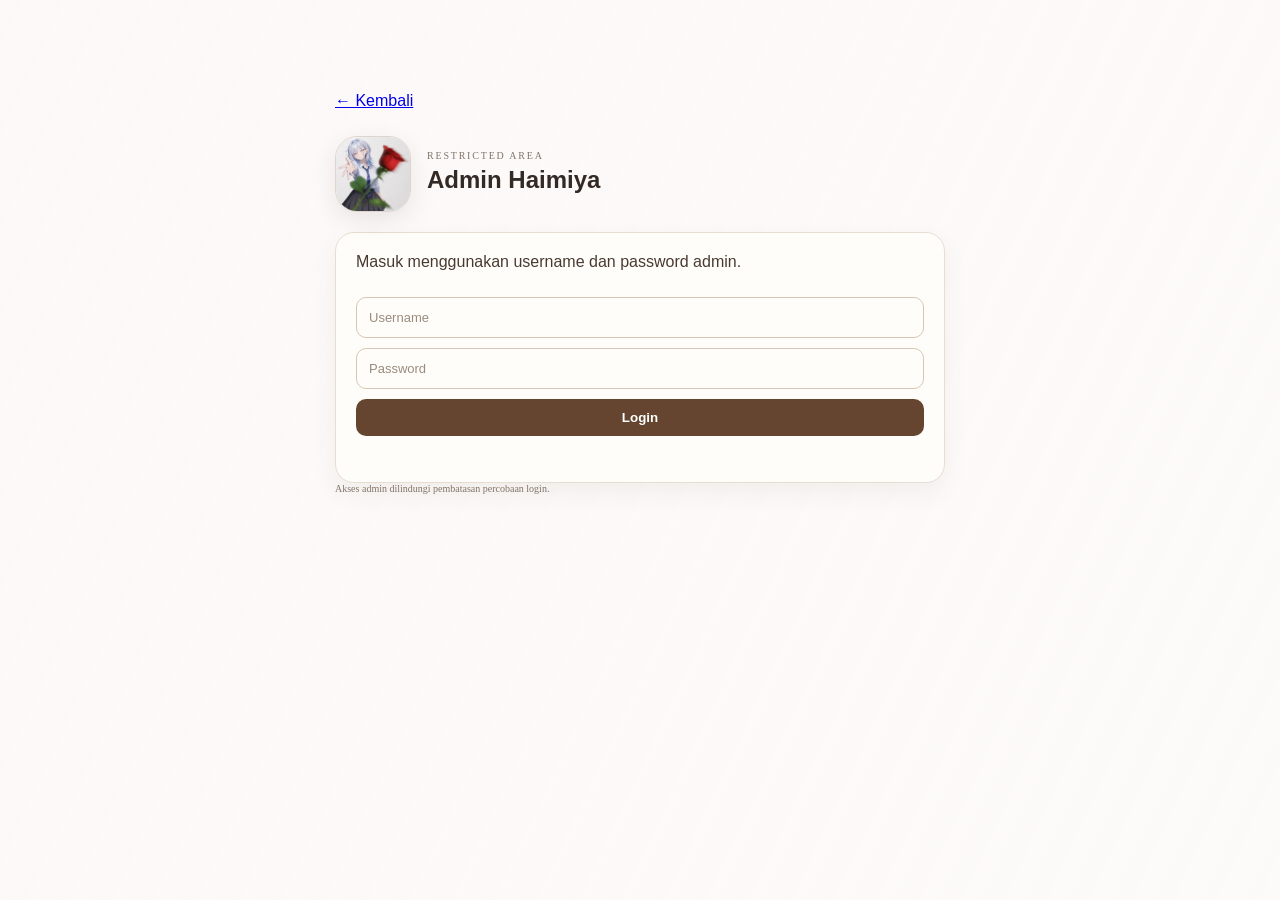
<file: frontend/admin.html>
<!doctype html><html lang="id"><head><meta charset="utf-8"><meta name="viewport" content="width=device-width,initial-scale=1"><title>Haimiya Admin</title><link rel="icon" type="image/jpeg" href="hiii.jpg"><link rel="stylesheet" href="css/main.css"></head><body class="admin-page"><main style="max-width:650px;margin:8vh auto;padding:20px"><a href="index.html">← Kembali</a><div style="display:flex;align-items:center;gap:16px;margin:26px 0 20px"><img src="hiii.jpg" alt="Haimiya" style="width:76px;height:76px;object-fit:cover;border-radius:22px;border:1px solid #ded6ce;box-shadow:0 8px 24px #30251b18"><div><div class="eyebrow">RESTRICTED AREA</div><h2 style="margin:5px 0">Admin Haimiya</h2></div></div><div class="panel"><p>Masuk menggunakan username dan password admin.</p><input id="username" autocomplete="username" placeholder="Username"><input id="password" type="password" autocomplete="current-password" placeholder="Password"><button class="primary" id="login">Login</button><p id="status" role="status"></p></div><p class="timezone">Akses admin dilindungi pembatasan percobaan login.</p></main><script src="js/admin.js?v=security-20261110"></script></body></html>
</file>
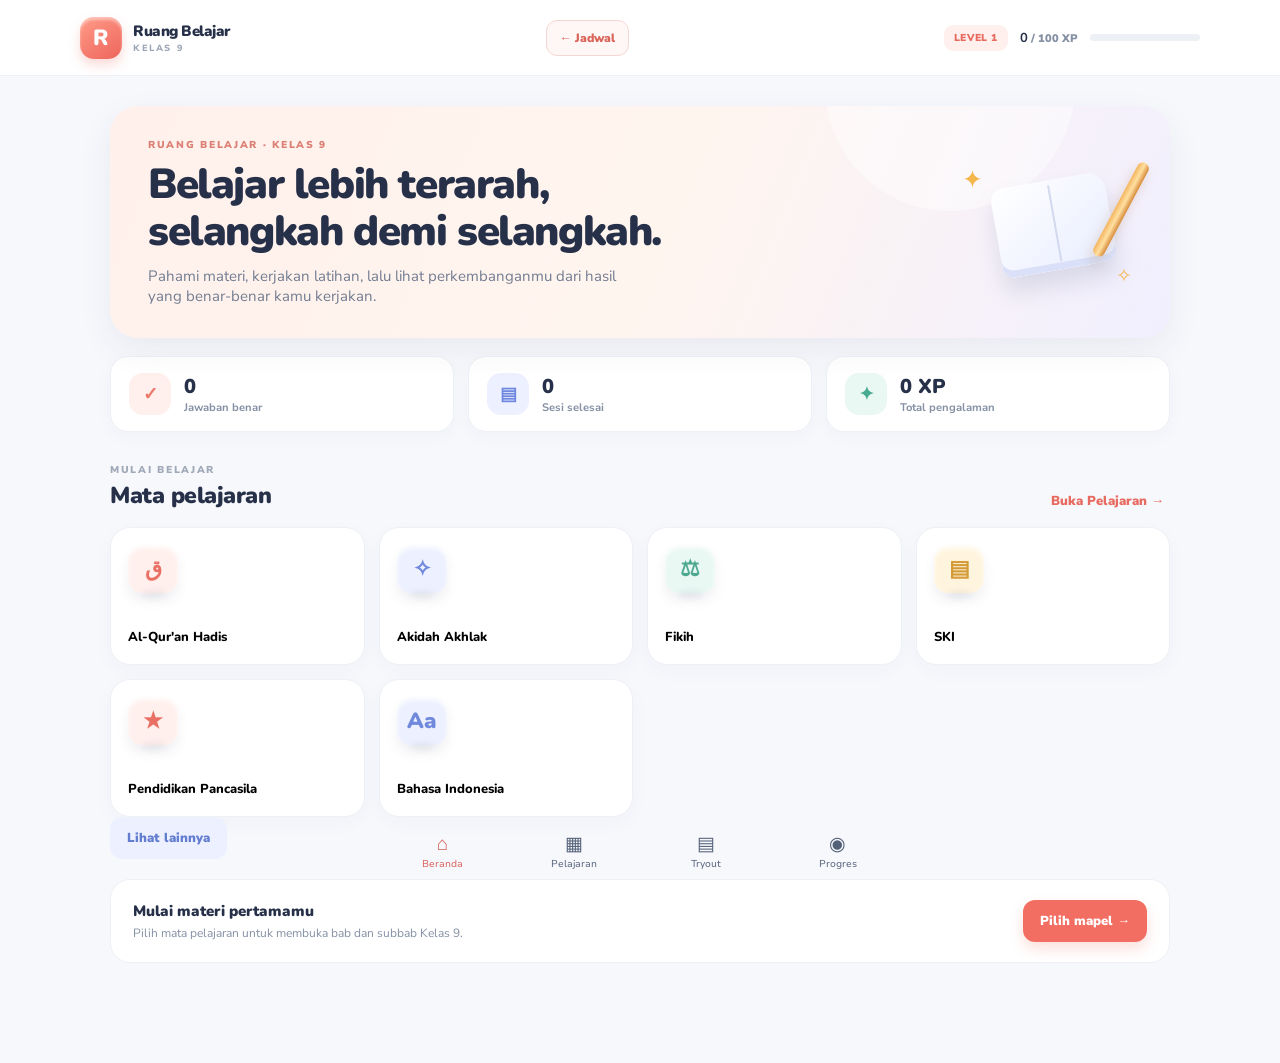
<file: frontend/latihan-menu.html>
<!doctype html>
<html lang="id">
<head>
<meta charset="utf-8">
<meta name="viewport" content="width=device-width,initial-scale=1">
<meta name="theme-color" content="#f7f8fc">
<title>Ruang Belajar — Kelas 9</title>
<link rel="preconnect" href="https://fonts.googleapis.com">
<link rel="preconnect" href="https://fonts.gstatic.com" crossorigin>
<link href="https://fonts.googleapis.com/css2?family=Nunito+Sans:wght@400;500;600;700;800;900&family=Nunito:wght@600;700;800;900&display=swap" rel="stylesheet">
<link rel="stylesheet" href="latihan-menu.css?v=20261118-4">
</head>
<body>
<header class="topbar">
 <a class="brand" href="#beranda" aria-label="Ruang Belajar"><span class="brand-mark">R</span><span>Ruang Belajar<small>KELAS 9</small></span></a>
 <a class="back-schedule" href="/" aria-label="Kembali ke Jadwal">← Jadwal</a>
 <div class="top-progress"><span class="level-pill" id="level-label">LEVEL 1</span><span class="xp-line"><b id="xp-count">0</b><small> / 100 XP</small></span><span class="xp-track"><i id="xp-fill"></i></span></div>
</header>
<main id="app" class="app-main" aria-live="polite"></main>
<nav class="bottom-nav" aria-label="Navigasi utama">
 <button type="button" data-nav="home" class="active"><span class="nav-symbol">⌂</span>Beranda</button>
 <button type="button" data-nav="subjects"><span class="nav-symbol">▦</span>Pelajaran</button>
 <button type="button" data-nav="tryout"><span class="nav-symbol">▤</span>Tryout</button>
 <button type="button" data-nav="profile"><span class="nav-symbol">◉</span>Progres</button>
</nav>
<script src="js/latihan.js?v=20261118-3"></script>
</body>
</html>
</file>
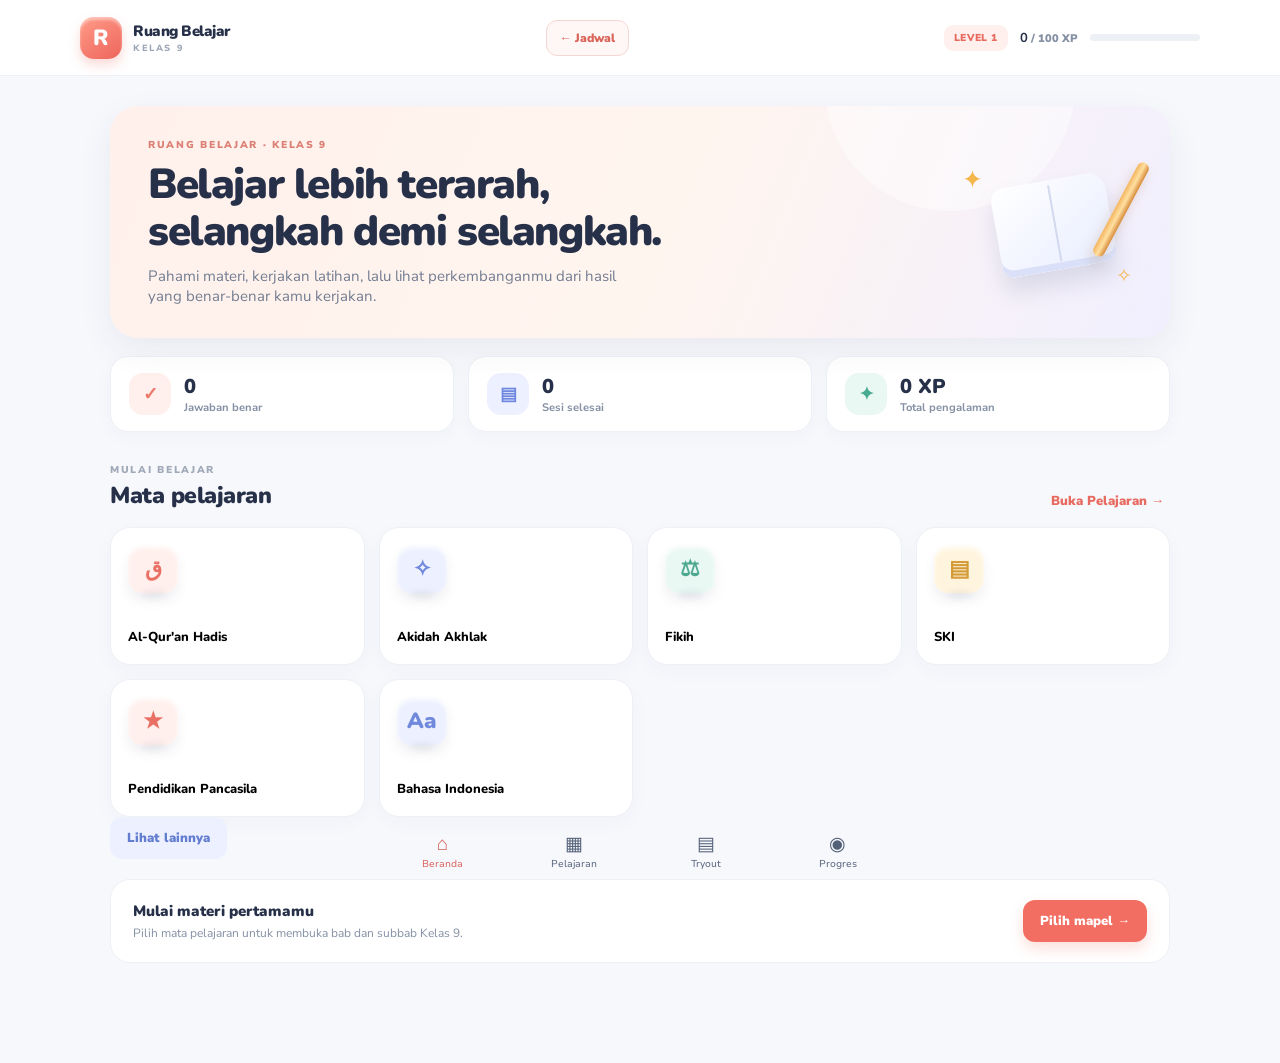
<file: frontend/latihan.html>
<!doctype html><html lang="id"><head><meta charset="utf-8"><meta name="viewport" content="width=device-width,initial-scale=1"><meta http-equiv="refresh" content="0;url=latihan-menu.html"><title>Latihan Soal — Haimiya</title><script>location.replace("latihan-menu.html")</script></head><body><p>Membuka halaman latihan baru… <a href="latihan-menu.html">Klik di sini</a>.</p></body></html>
</file>
<file: frontend/css/main.css>
*{box-sizing:border-box} :root{--paper:#f6f0e7;--surface:#fffdf9;--ink:#342a25;--muted:#91847a;--line:#e9dfd3;--brown:#755744;--brown2:#a17c62;--orange:#ed9148;--orange-soft:#fff0e2;--green:#66866b;--shadow:0 12px 36px #59412b0c}body{margin:0;background:var(--paper);color:var(--ink);font-family:'Nunito Sans',sans-serif}.shell{max-width:1600px;margin:auto;min-height:100vh;display:grid;grid-template-columns:220px minmax(0,1fr) 290px;gap:28px;padding:26px}.sidebar{position:sticky;top:26px;height:calc(100vh - 52px);display:flex;flex-direction:column;padding:8px 0}.brand{display:flex;align-items:center;gap:12px;text-decoration:none;color:var(--ink);font:900 20px 'Zen Maru Gothic'}.brand small{display:block;font:500 10px 'DM Mono';letter-spacing:1px;color:var(--muted);margin-top:2px}.brand-mark{display:grid;place-items:center;width:42px;height:42px;border-radius:15px;background:var(--brown);color:#fff;font:900 22px 'Zen Maru Gothic'}nav{display:grid;gap:8px;margin-top:52px}.nav-link{border:0;background:transparent;text-align:left;padding:13px 14px;border-radius:13px;color:#8b7c70;font:700 14px 'Nunito Sans',sans-serif;cursor:pointer}.nav-link span{margin-left:8px}.nav-link.active{background:#eadfd2;color:var(--brown)}.sidebar-bottom{margin-top:auto;color:var(--muted);font:11px 'DM Mono'}.live-dot{display:inline-block;width:7px;height:7px;background:#78a27a;border-radius:50%;margin-right:8px}main{min-width:0;padding:4px 0 45px}.topbar{display:flex;justify-content:space-between;align-items:center;margin-bottom:26px}.eyebrow{font:10px 'DM Mono';letter-spacing:1.8px;color:var(--brown2)}h1,h2,h3,p{margin-top:0}h1{font:900 27px 'Zen Maru Gothic';margin:5px 0}.topbar h1 span{color:var(--orange)}.clock{text-align:right}.clock strong{display:block;font:500 24px 'DM Mono';letter-spacing:-1px}.clock small{color:var(--muted);font-size:11px}.hero{background:var(--brown);color:#fff;border-radius:22px;padding:27px 30px;display:flex;justify-content:space-between;align-items:center;min-height:155px;overflow:hidden;position:relative}.eyebrow.light{color:#d8bda7}.hero h2{font:900 25px 'Zen Maru Gothic';margin:9px 0 4px}.hero p{color:#e2d4c8;font-size:13px;margin:0}.hero-stamp{font:700 11px 'DM Mono';letter-spacing:4px;color:#d5b59c;text-align:center;transform:rotate(8deg);border:1px solid #c9a98c66;padding:12px 17px;border-radius:50%}.hero-stamp b{font-size:24px}.section-head{display:flex;justify-content:space-between;align-items:end;margin:30px 0 15px}.section-head h2{font:900 20px 'Zen Maru Gothic';margin:5px 0 0}.timezone{font:10px 'DM Mono';color:var(--muted)}.day-tabs{display:flex;gap:7px;overflow:auto;padding-bottom:8px}.day-tab{border:1px solid var(--line);background:var(--surface);border-radius:20px;padding:8px 15px;color:var(--muted);font-weight:800;cursor:pointer;white-space:nowrap}.day-tab.active{background:var(--brown);border-color:var(--brown);color:#fff}.schedule-list{display:grid;gap:9px;margin-top:12px}.lesson{display:grid;grid-template-columns:104px 1fr auto;gap:14px;align-items:center;background:var(--surface);border:1px solid var(--line);border-radius:15px;padding:14px 17px;box-shadow:var(--shadow)}.lesson-time{font:11px 'DM Mono';color:var(--muted)}.lesson-name{font-weight:900;font-size:14px}.lesson-teacher{font-size:11px;color:var(--muted);margin-top:3px}.lesson-tag{font:9px 'DM Mono';color:var(--brown2);background:#f4ece3;border-radius:20px;padding:6px 9px}.lesson.active{background:var(--orange-soft);border:1px solid #f3b47f;box-shadow:0 5px 20px #ed91481c}.lesson.active .lesson-tag{background:var(--orange);color:white}.lesson.break{background:#f0ebe5}.view{display:none}.view.active{display:block}.right-rail{padding-top:85px}.rail-card,.rail-note,.panel,.study-card{background:var(--surface);border:1px solid var(--line);border-radius:19px;padding:20px;box-shadow:var(--shadow)}.ai-avatar{width:48px;height:48px;border-radius:16px;background:var(--orange-soft);color:var(--orange);display:grid;place-items:center;font-size:26px;margin:18px 0 10px}.rail-card h3{font:900 18px 'Zen Maru Gothic';margin-bottom:6px}.rail-card p,.rail-note p{font-size:12px;color:var(--muted);line-height:1.7}.chat-log{max-height:220px;overflow:auto;display:grid;gap:8px;margin:12px 0}.bubble{padding:9px 11px;border-radius:12px;background:#f5eee6;font-size:12px;line-height:1.5}.bubble.user{background:var(--orange-soft);justify-self:end;max-width:90%}#chat-form{display:flex;border:1px solid var(--line);border-radius:12px;padding:4px}#chat-input{border:0;outline:0;min-width:0;flex:1;padding:8px;background:transparent;font:12px inherit}#chat-form button{border:0;background:var(--brown);color:#fff;border-radius:9px;width:34px;font-size:18px}.rail-note{margin-top:14px;background:#eee4d8;box-shadow:none;border:0}.rail-note span{color:var(--orange);font-size:22px}.admin-link{display:block;text-align:right;margin:18px 3px;color:var(--muted);font:11px 'DM Mono';text-decoration:none}.panel{display:grid;gap:10px}.form-row{display:flex;gap:9px}.panel input,.panel select{min-width:0;width:100%;padding:12px;border:1px solid var(--line);border-radius:10px;background:#fffefa;font:13px 'Nunito Sans',sans-serif;color:var(--ink)}button{font-family:inherit}.primary,.secondary{border:0;border-radius:10px;padding:11px 15px;font-weight:900;cursor:pointer}.primary{background:var(--brown);color:white}.secondary{background:#eee5dc;color:var(--brown)}.data-list{display:grid;gap:8px;margin-top:13px}.data-item{background:var(--surface);border:1px solid var(--line);padding:13px 15px;border-radius:12px;display:flex;justify-content:space-between;font-size:13px}.balance{background:var(--brown);color:#fff;padding:22px;border-radius:18px;margin-bottom:13px}.balance span{display:block;color:#d8c6b7;font-size:12px}.balance strong{display:block;font:700 28px 'DM Mono';margin-top:7px}.study-card{background:var(--brown);color:#fff}.streak{display:flex;align-items:center;gap:12px}.streak>span{font-size:29px}.streak strong{display:block;font:700 27px 'DM Mono'}.streak small{color:#ddcabb}.progress-track{height:8px;background:#ffffff30;border-radius:9px;margin:23px 0 8px;overflow:hidden}.progress-track i{display:block;height:100%;width:0;background:#f4a15f;border-radius:9px}.study-meta{display:flex;justify-content:space-between;color:#e0cfc1;font:10px 'DM Mono'}.study-actions{display:flex;gap:8px;margin-top:20px}.study-actions .primary{background:var(--orange)}.study-actions .secondary{background:#ffffff20;color:#fff}.checklist label{display:flex;gap:10px;align-items:center;font-size:13px;padding:7px 0}.checklist input{width:auto}.empty{padding:20px;text-align:center;color:var(--muted);font-size:13px}@media(max-width:1100px){.shell{grid-template-columns:190px minmax(0,1fr);}.right-rail{grid-column:2;display:grid;grid-template-columns:1fr 1fr;gap:12px;padding:0}.admin-link{grid-column:2}.rail-note{margin:0}}@media(max-width:700px){.shell{display:block;padding:17px}.sidebar{position:static;height:auto;padding:0}.brand{font-size:18px}nav{display:flex;overflow:auto;margin:17px 0 22px}.nav-link{white-space:nowrap;padding:10px 12px}.nav-link span{margin-left:5px}.sidebar-bottom{display:none}.topbar{margin-bottom:18px}.topbar h1{font-size:21px}.clock strong{font-size:18px}.hero{padding:21px;min-height:135px}.hero h2{font-size:21px}.right-rail{display:block;margin-top:25px}.rail-note{margin-top:10px}.admin-link{margin-bottom:10px}.lesson{grid-template-columns:82px 1fr;padding:12px;gap:9px}.lesson-tag{grid-column:2;justify-self:start}.form-row{flex-direction:column}.study-actions{flex-wrap:wrap}}
.checklist-panel{gap:12px}.task-form{display:flex;gap:9px}.task-form input{min-width:0;flex:1;padding:12px;border:1px solid var(--line);border-radius:10px;background:#fffefa;font:13px 'Nunito Sans',sans-serif;color:var(--ink)}.task-row{display:flex;align-items:center;justify-content:space-between;gap:12px;padding:11px 0;border-bottom:1px solid var(--line)}.task-row:last-child{border-bottom:0}.task-label{display:flex;align-items:center;gap:10px;min-width:0;flex:1;font-size:13px}.task-label input{width:17px;height:17px;accent-color:var(--brown);flex:none}.task-label span{overflow-wrap:anywhere}.task-label span.done{color:var(--muted);text-decoration:line-through}.task-tools{display:flex;gap:5px;flex:none}.task-tools button{border:0;background:#f1e8de;color:var(--brown);border-radius:7px;padding:6px 8px;font-size:11px;font-weight:800;cursor:pointer}.task-tools button:last-child{background:#f8e8e4;color:#a34f43}.task-hint{font-size:11px;color:var(--muted);margin:0;line-height:1.5}
@media(max-width:700px){.task-form{flex-direction:row}.task-form .primary{white-space:nowrap}.task-row{align-items:flex-start}.task-tools button{padding:7px 8px}}

html,body{min-height:100%;background:transparent}body{position:relative}.page-bg{position:fixed;inset:0;width:100%;height:100%;object-fit:cover;z-index:0;pointer-events:none}body::before{content:"";position:fixed;inset:0;z-index:1;background:linear-gradient(90deg,#f6f0e7a8,#f6f0e7a0);pointer-events:none}.shell{position:relative;z-index:2}.rail-card,.rail-note,.panel,.study-card,.lesson,.balance{backdrop-filter:blur(8px)}


/* Readability pass: stronger contrast and solid content surfaces */
:root{--paper:#f7f2eb;--surface:#fff;--ink:#2d241f;--muted:#62564e;--line:#ded2c5;--brown:#65452f;--brown2:#76543d;--orange:#c96d28;--orange-soft:#fff0e2;--shadow:0 10px 28px #38271912}
body{color:var(--ink);background:var(--paper)}
body::before{background:rgba(247,242,235,.94)}
.sidebar,.topbar,main,.right-rail{color:var(--ink)}
.brand,.brand small,.sidebar-bottom,.timezone,.clock small,.lesson-time,.lesson-teacher,.rail-card p,.rail-note p,.task-hint,.admin-link{color:var(--muted)}
.eyebrow{color:#76513a}
.nav-link{color:#5e5148}
.nav-link.active{background:#e8d8c8;color:#4b3020}
.hero{background:#503725;color:#fff}
.hero p,.eyebrow.light{color:#f1dfcf}
.rail-card,.panel,.lesson,.data-item,.study-card,.balance{background:#fff;border-color:#ded2c5;backdrop-filter:none}
.rail-note{background:#eee3d7;color:#49372b}
.rail-note p{color:#514237}
.lesson-name,.section-head h2,.rail-card h3{color:#30251f}
.lesson-tag{background:#eee4da;color:#553a28}
.lesson.active{background:#fff0df;border-color:#d98a4b}
.lesson.break{background:#f0ebe5}
.panel input,.panel select,.task-form input{background:#fff;color:#2d241f;border-color:#cbbbab}
.panel input::placeholder,.task-form input::placeholder,#chat-input::placeholder{color:#75685e;opacity:1}
#chat-form{background:#fff;border-color:#cbbbab}
#chat-input{color:#2d241f}
.bubble{background:#eee7df;color:#34271f}
.bubble.user{background:#ffead7;color:#4a2d1a}
.primary{background:#65452f;color:#fff}
.secondary{background:#e9ded3;color:#493426}
.task-tools button{background:#e9ded3;color:#493426}
.task-tools button:last-child{background:#f5e3df;color:#873d32}
.admin-link{color:#594332;text-decoration:underline;text-underline-offset:3px}
a:focus-visible,button:focus-visible,input:focus-visible,select:focus-visible{outline:3px solid #c96d28;outline-offset:3px}
@media(max-width:700px){body::before{background:rgba(247,242,235,.96)}.nav-link{color:#51443b}.nav-link.active{color:#432b1d}}

/* Admin page: keep login UI above the decorative page overlay */
.admin-page{background:var(--paper)}
.admin-page main{position:relative;z-index:2}
.admin-page .panel{background:#fff;color:#2d241f;border:1px solid #ded2c5;box-shadow:0 12px 36px #38271918}
.admin-page .panel p{color:#493a31}
.admin-page input{background:#fff;color:#2d241f;border:1px solid #cbbbab}
.admin-page input::placeholder{color:#75685e;opacity:1}
.admin-page .primary{background:#65452f;color:#fff}


/* Fiancee refresh: savings, study planner, calendar and assistant */
.balance-redesign{display:flex;align-items:center;justify-content:space-between;gap:18px;background:linear-gradient(120deg,#503725,#79583f)!important;color:#fff!important;padding:25px 27px;border:0!important;box-shadow:0 14px 32px #50372520}
.balance-redesign span,.balance-redesign small{display:block;color:#f0dfd1!important;font-size:12px}.balance-redesign strong{display:block;color:#fff!important;font:800 32px 'DM Mono',monospace;margin:9px 0}.balance-redesign small{opacity:.85}.balance-icon{width:58px;height:58px;border:1px solid #ffffff45;border-radius:19px;display:grid;place-items:center;font-size:29px;color:#f4c49e}
.saving-stats{display:grid;grid-template-columns:1fr 1fr;gap:12px;margin:0 0 13px}.saving-stats>div{background:#fff;border:1px solid var(--line);border-radius:14px;padding:14px 16px}.saving-stats small{display:block;color:var(--muted);font-size:11px}.saving-stats strong{display:block;color:#503725;font:700 17px 'DM Mono',monospace;margin-top:6px}.money-in{color:#54815b}.money-out{color:#b65d4b}
.study-heading{display:flex;justify-content:space-between;align-items:flex-start;gap:15px;margin:5px 0 22px}.study-heading h2{font:900 25px 'Zen Maru Gothic';margin:6px 0}.study-heading p,.study-section-head p{font-size:12px;color:var(--muted);margin:0;line-height:1.6}.study-date-chip{background:#eadfd2;color:#65452f;border-radius:30px;padding:9px 12px;font:10px 'DM Mono',monospace;white-space:nowrap}
.study-overview{display:grid;grid-template-columns:.8fr 1.2fr;gap:13px}.study-main-stat,.study-progress-box{background:#fff;border:1px solid var(--line);border-radius:18px;padding:19px;box-shadow:var(--shadow)}.study-main-stat{display:flex;gap:13px;align-items:flex-start}.study-stat-icon{width:43px;height:43px;border-radius:14px;background:#fff0e2;display:grid;place-items:center;font-size:23px;flex:none}.study-main-stat strong{display:block;color:#503725;font:800 31px 'DM Mono',monospace;line-height:1}.study-main-stat b{display:block;font:800 12px 'Nunito Sans',sans-serif;margin:5px 0}.study-main-stat small{display:block;color:var(--muted);font-size:10px;line-height:1.5;max-width:190px}.study-progress-head{display:flex;justify-content:space-between;align-items:center;font-size:11px;font-weight:800}.study-progress-head strong{font:700 13px 'DM Mono',monospace;color:#a45d2b}.study-progress-box .progress-track{margin:13px 0 8px;background:#eee5dc;height:9px}.study-progress-box .progress-track i{background:linear-gradient(90deg,#b86d39,#edaa6c)}.study-progress-box .study-meta{color:var(--muted);font:10px 'DM Mono',monospace;gap:8px;flex-wrap:wrap}.study-actions{display:flex;gap:8px;margin-top:15px;flex-wrap:wrap}.study-actions .primary{background:#65452f}.study-actions .secondary{background:#eee5dc;color:#65452f}
.study-section-head{display:flex;justify-content:space-between;align-items:flex-end;gap:12px;margin:28px 0 13px}.study-section-head h3{font:900 18px 'Zen Maru Gothic';margin:5px 0}.calendar-panel{background:#fff;border:1px solid var(--line);border-radius:19px;padding:18px;box-shadow:var(--shadow)}.calendar-toolbar{display:flex;align-items:center;gap:12px;margin-bottom:17px}.calendar-toolbar>div{min-width:110px;text-align:center}.calendar-toolbar strong{display:block;font:900 16px 'Zen Maru Gothic';text-transform:capitalize}.calendar-toolbar small{display:block;color:var(--muted);font:10px 'DM Mono',monospace;margin-top:3px}.calendar-toolbar button{width:34px;height:34px;border:1px solid var(--line);border-radius:10px;background:#faf7f3;color:#65452f;font-size:21px;cursor:pointer}.calendar-toolbar .calendar-today{width:auto;margin-left:auto;padding:0 12px;font:800 10px 'Nunito Sans',sans-serif}.calendar-weekdays,.calendar-grid{display:grid;grid-template-columns:repeat(7,minmax(0,1fr));gap:5px}.calendar-weekdays{margin-bottom:7px}.calendar-weekdays span{text-align:center;color:var(--muted);font:10px 'DM Mono',monospace;padding:5px 0}.calendar-day{position:relative;min-height:43px;border:1px solid transparent;border-radius:11px;background:#faf8f5;color:#493a31;font:700 12px 'Nunito Sans',sans-serif;cursor:pointer}.calendar-day:hover{border-color:#cba98e}.calendar-day.is-today{border-color:#9a6b48;background:#f6eadd}.calendar-day.is-selected{background:#65452f;color:#fff;border-color:#65452f}.calendar-day.is-holiday:not(.is-selected){background:#fff0ed;color:#a84d43}.calendar-day.is-leave:not(.is-selected){background:#f2edf9;color:#71548d}.calendar-day.is-study:after{content:"";position:absolute;inset:auto 0 4px;display:block;margin:auto;width:4px;height:4px;border-radius:50%;background:#d77b3f}.calendar-day.is-selected.is-study:after{background:#ffd0a8}.calendar-day.is-holiday .cal-holiday-dot,.calendar-day.is-leave .cal-holiday-dot{display:none}.cal-study-dot,.cal-holiday-dot{display:none}.calendar-blank{min-height:43px}.calendar-legend{display:flex;gap:13px;flex-wrap:wrap;margin:15px 0 12px;color:var(--muted);font-size:10px}.calendar-legend span{display:flex;align-items:center;gap:5px}.calendar-legend i{width:8px;height:8px;border-radius:50%;display:inline-block}.legend-today{background:#9a6b48}.legend-study{background:#d77b3f}.legend-holiday{background:#c86c61}.legend-leave{background:#967ab1}.calendar-detail{display:grid;gap:5px;padding:12px 13px;border-radius:12px;background:#f7f2eb;color:#66574c;font-size:11px;line-height:1.5}.calendar-detail b{font:800 12px 'Nunito Sans',sans-serif;color:#49372b}.calendar-holiday-name{color:#a84d43;font-weight:800}
.task-section-head{margin-top:30px}.task-count{font:10px 'DM Mono',monospace;color:var(--muted);white-space:nowrap}.task-composer{background:#fff;border:1px solid var(--line);border-radius:17px;padding:15px;box-shadow:var(--shadow)}#task-form{display:grid;grid-template-columns:1.4fr .8fr 1fr auto;align-items:end;gap:9px}.task-field{display:grid;gap:6px;min-width:0}.task-field span{font-size:10px;font-weight:800;color:#6d5b4d}.task-field input{width:100%;min-width:0;padding:11px;border:1px solid var(--line);border-radius:10px;background:#fffefa;color:var(--ink);font:12px 'Nunito Sans',sans-serif}.task-field input:focus{outline:2px solid #d9a77e;outline-offset:1px}#task-form>.primary{min-height:39px;white-space:nowrap;font-size:11px}.task-filters{display:flex;gap:7px;overflow:auto;margin:15px 0 10px}.task-filters button{border:1px solid var(--line);border-radius:30px;background:#fff;color:var(--muted);padding:8px 13px;font-size:10px;font-weight:800;cursor:pointer;white-space:nowrap}.task-filters button.active{background:#65452f;color:#fff;border-color:#65452f}.checklist{display:grid;gap:8px}.task-card{display:grid;grid-template-columns:22px minmax(0,1fr) auto auto;align-items:center;gap:11px;padding:13px;background:#fff;border:1px solid var(--line);border-radius:14px;box-shadow:var(--shadow)}.task-check input{position:absolute;opacity:0;width:1px;height:1px}.task-checkmark{display:block;width:19px;height:19px;border:1.5px solid #bca995;border-radius:6px;cursor:pointer}.task-check input:checked+.task-checkmark{background:#65452f;border-color:#65452f;position:relative}.task-check input:checked+.task-checkmark:after{content:"✓";position:absolute;color:#fff;font-size:13px;left:3px;top:-1px}.task-content{min-width:0}.task-content strong{display:block;font-size:12px;overflow-wrap:anywhere}.task-content small{display:block;color:var(--muted);font-size:10px;margin-top:4px;line-height:1.4}.task-done{color:var(--muted);text-decoration:line-through}.task-status{font:9px 'DM Mono',monospace;padding:6px 8px;border-radius:20px;background:#edf3ec;color:#527454;white-space:nowrap}.task-status.done{background:#edf3ec;color:#527454}.task-status.expired{background:#f9e8e5;color:#a64c40}.task-status.active{background:#f5eee5;color:#805b3d}.task-expired{border-color:#e9c9c3}.task-tools{display:flex;gap:5px}.task-tools button{border:0;border-radius:7px;padding:6px 8px;background:#eee5dc;color:#65452f;font-size:10px;font-weight:800;cursor:pointer}.task-tools button:last-child{background:#f6e8e5;color:#984d43}
.ai-card{background:linear-gradient(160deg,#fffdfa,#f7eee5);border:1px solid #e8d9ca;border-radius:23px;padding:19px;box-shadow:0 16px 36px #50372512;overflow:hidden}.ai-topline{display:flex;justify-content:space-between;align-items:center}.ai-live{font:9px 'DM Mono',monospace;color:#658469;letter-spacing:1px}.ai-live i{display:inline-block;width:6px;height:6px;border-radius:50%;background:#75a47b;margin-right:5px}.ai-spark{color:#c78a58;font-size:18px}.ai-profile{display:flex;align-items:center;gap:12px;margin:18px 0}.ai-avatar{position:relative;width:55px;height:55px;border-radius:19px;background:linear-gradient(145deg,#f7d9c1,#e9b58f);color:#714a35;display:grid;place-items:center;font-size:28px;flex:none;margin:0;box-shadow:inset 0 0 0 1px #ffffff80}.ai-avatar i{position:absolute;right:-3px;bottom:-3px;width:20px;height:20px;border-radius:50%;background:#fff;color:#c17b48;display:grid;place-items:center;font-size:11px;font-style:normal;border:1px solid #ead8c7}.ai-profile .eyebrow{font-size:8px;letter-spacing:1.2px}.ai-profile h3{font:900 17px 'Zen Maru Gothic';margin:3px 0}.ai-profile small{font-size:10px;color:var(--muted)}.ai-welcome{background:#fff;border:1px solid #eee1d5;border-radius:15px;padding:13px}.ai-welcome strong{font-size:12px;color:#503725}.ai-welcome p{font-size:11px;line-height:1.6;color:var(--muted);margin:5px 0 0}.ai-suggestions{display:flex;gap:6px;flex-wrap:wrap;margin:11px 0}.ai-suggestions button{border:1px solid #e8d8c8;border-radius:30px;padding:7px 9px;background:#fffaf5;color:#76543d;font-size:9px;font-weight:800;cursor:pointer}.ai-card .chat-log{max-height:290px;min-height:55px;overflow:auto;display:grid;align-content:start;gap:8px;margin:12px 0}.ai-card .bubble{max-width:94%;padding:10px 12px;border-radius:14px 14px 14px 4px;background:#fff;border:1px solid #eee1d5;color:#59483b;font-size:11px;line-height:1.55;overflow-wrap:anywhere}.ai-card .bubble.user{justify-self:end;border-radius:14px 14px 4px 14px;background:#f3e1d2;border-color:#ead3c0;color:#503725}.ai-card #chat-form{display:flex;gap:5px;background:#fff;border:1px solid #dfcdbb;border-radius:13px;padding:5px}.ai-card #chat-input{flex:1;min-width:0;border:0;outline:0;background:transparent;padding:8px;color:#342a25;font:11px 'Nunito Sans',sans-serif}.ai-card #chat-form button{width:34px;height:34px;border:0;border-radius:10px;background:#65452f;color:#fff;font-size:18px;cursor:pointer}.ai-card #chat-form button:disabled{opacity:.55}.ai-disclaimer{display:block;color:#99897b;font-size:9px;margin-top:9px}.rail-note{border:1px solid #e7d9ca}
@media(max-width:1100px){.study-overview{grid-template-columns:1fr 1.3fr}#task-form{grid-template-columns:1fr 1fr}.task-title-field{grid-column:1/-1}#task-form>.primary{grid-column:1/-1}}
@media(max-width:700px){.balance-redesign{padding:21px}.balance-redesign strong{font-size:27px}.study-heading h2{font-size:22px}.study-overview{grid-template-columns:1fr}.study-main-stat small{max-width:none}.calendar-panel{padding:12px}.calendar-day{min-height:39px;border-radius:9px}.calendar-blank{min-height:39px}.calendar-legend{gap:9px}.calendar-legend span{font-size:9px}.study-section-head{align-items:flex-start}.task-composer{padding:12px}#task-form{grid-template-columns:1fr 1fr}.task-title-field{grid-column:1/-1}#task-form>.primary{grid-column:1/-1}.task-card{grid-template-columns:20px minmax(0,1fr) auto;gap:8px}.task-status{grid-column:2;justify-self:start;grid-row:2}.task-tools{grid-column:3;grid-row:1/3;flex-direction:column}.ai-card{padding:17px}.saving-stats strong{font-size:14px}}

.music-card{margin-top:14px;padding:16px;background:#fffdfa;border:1px solid #e8d9ca;border-radius:20px;box-shadow:0 12px 28px #5037250d;overflow:hidden}
.music-heading{display:flex;align-items:center;justify-content:space-between}
.music-heading .eyebrow{font-size:9px}
.music-mark{display:grid;place-items:center;width:28px;height:28px;border-radius:10px;background:#eee3d7;color:#65452f;font-size:17px}
.music-card h3{margin:8px 0 12px;font:900 16px 'Zen Maru Gothic';color:#503725}
.music-card iframe{display:block;width:100%;height:352px;border:0;border-radius:12px;background:#181818}
.music-card>small{display:block;margin-top:9px;text-align:right;color:#99897b;font:9px 'DM Mono',monospace}
@media(max-width:1100px){.music-card{margin:0}}
@media(max-width:700px){.music-card{margin-top:12px}.music-card iframe{height:352px}}


/* Responsive layout system: phone, tablet, iPad and desktop */
.shell{width:100%;max-width:1680px;margin-inline:auto;grid-template-columns:clamp(176px,15vw,230px) minmax(0,1fr) clamp(280px,22vw,340px);gap:clamp(16px,2vw,30px);padding:clamp(16px,2vw,30px)}
main,.right-rail,.sidebar{min-width:0}
.right-rail{padding-top:78px}
.music-card{min-width:0}
.music-card iframe{width:calc(100% + 32px);max-width:none;margin-left:-16px;min-width:280px}
.ai-card,.music-card,.rail-note,.panel,.calendar-panel,.task-composer,.admin-card{min-width:0}
img,video,iframe{max-width:100%}
input,select,button{max-width:100%}
.lesson,.task-card,.data-item{min-width:0}
.lesson-name,.lesson-teacher,.task-content,.task-content strong{overflow-wrap:anywhere}

@media (min-width:1440px){
  .shell{grid-template-columns:220px minmax(0,1fr) 330px;gap:30px;padding:30px}
  .right-rail{padding-top:82px}
  .hero{min-height:170px;padding:32px}
}
@media (min-width:1101px) and (max-width:1250px){
  .shell{grid-template-columns:190px minmax(0,1fr) 285px;gap:18px;padding:20px}
  .right-rail{padding-top:78px}
  .ai-card{padding:15px}
  .music-card{padding:13px}
}
@media (max-width:1100px) and (min-width:701px){
  .shell{grid-template-columns:clamp(165px,22vw,205px) minmax(0,1fr);gap:20px;padding:20px}
  .sidebar{top:20px;height:calc(100vh - 40px)}
  .right-rail{grid-column:2;display:grid;grid-template-columns:minmax(0,1fr) minmax(280px,1fr);align-items:start;gap:14px;padding:0}
  .ai-card{grid-row:span 2}
  .music-card{margin:0;min-width:0}
  .music-card iframe{width:100%;margin:0;min-width:280px;height:352px}
  .rail-note{margin:0}
  .admin-link{grid-column:1/-1;margin:0 3px 12px}
  .study-overview{grid-template-columns:minmax(0,.8fr) minmax(0,1.2fr)}
  #task-form{grid-template-columns:1fr 1fr}
  .task-title-field{grid-column:1/-1}
  #task-form>.primary{grid-column:1/-1}
}
@media (max-width:850px) and (min-width:701px){
  .shell{grid-template-columns:155px minmax(0,1fr);gap:15px;padding:15px}
  .brand{font-size:17px;gap:8px}
  .brand-mark{width:36px;height:36px}
  nav{margin-top:28px}
  .nav-link{padding:11px 9px;font-size:12px}
  .nav-link span{margin-left:5px}
  .right-rail{grid-template-columns:minmax(0,1fr)}
  .ai-card{grid-row:auto}
  .music-card{max-width:100%}
  .music-card iframe{height:352px}
  .admin-link{grid-column:auto}
  .lesson{grid-template-columns:86px minmax(0,1fr) auto;padding:12px;gap:9px}
  .lesson-name{font-size:12px}
  .lesson-tag{font-size:8px}
  .study-overview{grid-template-columns:1fr}
}
@media (max-width:700px){
  .shell{display:flex;flex-direction:column;gap:0;padding:14px;max-width:620px}
  .sidebar{position:static;height:auto;padding:0}
  .brand{font-size:18px}
  nav{display:flex;gap:6px;overflow-x:auto;overscroll-behavior-x:contain;margin:15px -2px 18px;padding:2px 2px 7px;scrollbar-width:thin}
  .nav-link{flex:0 0 auto;min-height:42px;padding:10px 12px;font-size:12px}
  .nav-link span{margin-left:5px}
  .sidebar-bottom{display:none}
  main{width:100%;padding:0 0 24px}
  .topbar{gap:10px;margin-bottom:17px}
  .topbar h1{font-size:21px}
  .clock strong{font-size:17px}
  .clock small{font-size:9px}
  .hero{min-height:128px;padding:19px;border-radius:18px}
  .hero h2{font-size:20px}
  .hero-stamp{padding:9px 12px}
  .section-head{margin:23px 0 12px}
  .section-head h2{font-size:18px}
  .day-tabs{scrollbar-width:thin}
  .day-tab{min-height:38px;padding:8px 13px;font-size:11px}
  .lesson{grid-template-columns:78px minmax(0,1fr);gap:8px;padding:11px;border-radius:12px}
  .lesson-time{font-size:9px}
  .lesson-name{font-size:12px}
  .lesson-teacher{font-size:10px}
  .lesson-tag{grid-column:2;justify-self:start;font-size:8px}
  .right-rail{display:flex;flex-direction:column;gap:12px;width:100%;padding:0;margin:8px 0 0}
  .ai-card{width:100%;padding:16px}
  .ai-card .chat-log{max-height:230px}
  .music-card{width:100%;margin:0;padding:14px}
  .music-card iframe{width:100%;min-width:280px;height:352px;margin:0}
  .rail-note{width:100%;margin:0}
  .admin-link{margin:4px 3px 18px}
  .form-row{flex-direction:column}
  .panel{padding:15px}
  .saving-stats{gap:8px}
  .saving-stats>div{padding:12px}
  .balance-redesign{padding:19px}
  .balance-redesign strong{font-size:25px}
  .study-overview{grid-template-columns:1fr}
  .study-heading{gap:8px}
  .study-heading h2{font-size:21px}
  .calendar-panel{padding:11px}
  .calendar-weekdays,.calendar-grid{gap:3px}
  .calendar-day,.calendar-blank{min-height:38px}
  #task-form{grid-template-columns:1fr 1fr}
  .task-title-field,#task-form>.primary{grid-column:1/-1}
  .task-card{grid-template-columns:20px minmax(0,1fr) auto;gap:8px;padding:11px}
  .task-status{grid-column:2;grid-row:2;justify-self:start}
  .task-tools{grid-column:3;grid-row:1/3;flex-direction:column}
}
@media (max-width:390px){
  .shell{padding:11px}
  .brand{font-size:16px}
  .nav-link{padding:9px 10px;font-size:11px}
  .topbar h1{font-size:19px}
  .clock strong{font-size:15px}
  .hero{padding:16px}
  .hero-stamp{display:none}
  .calendar-toolbar{gap:7px}
  .calendar-toolbar>div{min-width:90px}
  .calendar-day,.calendar-blank{min-height:34px}
  .calendar-day{font-size:11px}
  .task-filters button{padding:7px 10px}
  .task-card{grid-template-columns:18px minmax(0,1fr)}
  .task-status{grid-column:2;grid-row:auto}
  .task-tools{grid-column:2;grid-row:auto;flex-direction:row}
}
@media (max-height:520px) and (orientation:landscape) and (max-width:950px){
  .sidebar{position:static;height:auto}
  .right-rail{padding-top:0}
  .hero{min-height:110px}
}
@supports (padding:max(0px)){
  .shell{padding-left:max(14px,env(safe-area-inset-left));padding-right:max(14px,env(safe-area-inset-right));}
}

/* Haimiya dark redesign */
:root{color-scheme:dark;--paper:#0b1020;--surface:#151c30;--ink:#eef0ff;--muted:#9aa5c2;--line:#29324d;--brown:#536dfe;--brown2:#a8b5ff;--orange:#a78bfa;--orange-soft:#262442;--green:#62d6a4;--shadow:0 16px 40px #0005}
html,body{background:#0b1020;color:var(--ink)}
body::before{background:linear-gradient(120deg,rgba(8,12,27,.93),rgba(13,18,39,.94))}
.page-bg{opacity:.16;filter:saturate(.55) brightness(.55)}
.shell{grid-template-columns:220px minmax(0,1fr) 300px;gap:22px;padding:22px}
.sidebar{border-right:1px solid #29324d;padding-right:16px}
.brand{color:#f4f5ff}.brand small{color:#8792b3}.brand-mark{background:linear-gradient(135deg,#536dfe,#9278ef);box-shadow:0 8px 24px #536dfe40}
.nav-link{color:#aab3ce}.nav-link.active{background:linear-gradient(100deg,#263a91,#25234d);color:#fff;box-shadow:inset 0 0 0 1px #586dff70}
.sidebar-bottom,.clock small,.timezone,.lesson-time,.lesson-teacher,.admin-link{color:#8d99b8}
.eyebrow{color:#a8b5ff}.hero{background:linear-gradient(115deg,#1b2857,#25224b 65%,#34305f);border:1px solid #5265ba70;box-shadow:0 16px 40px #0003}
.hero p,.eyebrow.light{color:#c5cafa}.hero-stamp{color:#c6c9ff;border-color:#9aa8ff66}
.section-head h2,.study-section-head h3,.study-heading h2{color:#f2f3ff}
.day-tab,.lesson,.rail-card,.rail-note,.panel,.data-item,.balance,.calendar-panel,.task-composer,.study-overview>div,.study-progress-box{background:#151c30;border-color:#29324d;color:#edf0ff;box-shadow:0 12px 28px #0002}
.day-tab{color:#aab3ce}.day-tab.active{background:#536dfe;color:#fff;border-color:#536dfe}
.lesson.active{background:#2b2945;border-color:#a78bfa;box-shadow:0 0 0 1px #a78bfa25}.lesson-tag{background:#252d49;color:#b9c4ff}.lesson.active .lesson-tag{background:#a78bfa;color:#11152b}.lesson.break{background:#131a2b}
.rail-card p,.rail-note p,.task-hint{color:#aab3ce}.rail-note{background:#202544;border-color:#303b66}.ai-avatar{overflow:hidden;background:#202544;border:1px solid #6476cc}.ai-avatar img{width:100%;height:100%;object-fit:cover}
.ai-card,.music-card{background:#151c30;border:1px solid #29324d;border-radius:20px;padding:18px;box-shadow:0 16px 36px #0003}.ai-card .ai-welcome{background:#202744;border:1px solid #303d67;color:#f0f2ff}.ai-card .ai-welcome p{color:#aeb9d8}.ai-card .ai-suggestions button{background:#202744;border:1px solid #34416d;color:#c7d0f5}.bubble{background:#202944;color:#eef0ff}.bubble.user{background:#354db8;color:#fff}.ai-card #chat-form{background:#10172a;border-color:#354064}.ai-card #chat-input{color:#fff}.ai-card #chat-form button{background:#536dfe}
.panel input,.panel select,.task-form input,.task-field input,.task-field select,.task-field textarea{background:#10172a!important;border-color:#34405f!important;color:#f2f3ff!important}
.primary{background:#536dfe;color:#fff}.secondary{background:#272d49;color:#d7dcf5}
.balance,.study-card{background:linear-gradient(120deg,#263b91,#29244e);border:1px solid #4e60b7}
.progress-track{background:#303958}.study-progress-box{background:#151c30!important}.study-progress-head,.study-meta{color:#dce1ff}.study-progress-box .progress-track i{background:#a78bfa}
.calendar-panel,.task-composer{background:#151c30;border-color:#29324d}.calendar-toolbar strong,.calendar-detail,.calendar-weekdays,.task-field span{color:#e9ecff}.calendar-day{background:#10172a;color:#e8ebff;border-color:#303b5a}.calendar-day.is-today{border-color:#a78bfa}.calendar-day.is-selected{background:#303d83}.calendar-detail{background:#10172a;border-color:#303b5a}
.task-card{background:#151c30;border-color:#29324d}.task-content strong{color:#eef0ff}.task-content small{color:#a3adca}.task-tools button{background:#252e4b;color:#c7d0f5}
.music-card h3{color:#f3f4ff}.music-card small{color:#98a4c4}
.ai-page{min-height:calc(100vh - 40px)}
main:has(#view-ai.active) .topbar{display:none}
.shell:has(#view-ai.active){grid-template-columns:220px minmax(0,1fr)}
.shell:has(#view-ai.active) .right-rail{display:none}
.ai-page-shell{height:calc(100vh - 44px);min-height:650px;display:flex;flex-direction:column;background:#0e1426;border:1px solid #283252;border-radius:25px;overflow:hidden;box-shadow:0 20px 55px #0005}
.ai-page-header{height:78px;flex:none;display:flex;align-items:center;justify-content:space-between;padding:14px 22px;border-bottom:1px solid #27314e;background:#10172b}
.ai-page-identity{display:flex;align-items:center;gap:13px}.ai-page-identity>img{width:48px;height:48px;object-fit:cover;border-radius:50%;border:2px solid #6679df}.ai-page-identity strong{display:block;font-size:17px}.ai-page-identity small{display:block;color:#9da9c8;font-size:11px;margin-top:4px}.ai-page-identity small i{display:inline-block;width:7px;height:7px;border-radius:50%;background:#60d6a4;margin-right:5px}
.ai-new-chat{border:1px solid #3a4770;background:#202947;color:#dce3ff;padding:10px 14px;border-radius:12px;font-weight:800;cursor:pointer}
.ai-hero{margin:18px 20px 4px;min-height:220px;max-height:270px;flex:none;display:flex;align-items:center;justify-content:space-between;overflow:hidden;position:relative;border-radius:21px;background:radial-gradient(circle at 75% 45%,#45416f 0,#252b50 34%,#171e38 75%);border:1px solid #4b5487}
.ai-hero-copy{padding:28px 34px;z-index:1}.ai-kicker{font:10px 'DM Mono';letter-spacing:2px;color:#b9c5ff}.ai-hero h2{font:900 clamp(20px,3vw,34px) 'Zen Maru Gothic';color:#f2f2ff;margin:12px 0 4px}.ai-hero-copy p{font:900 clamp(16px,2.2vw,24px) 'Zen Maru Gothic';color:#b4a4ff;margin:0 0 13px}.ai-hero-note{font-size:12px;color:#c0c8e4}.ai-hero>img{height:100%;width:39%;max-width:360px;object-fit:cover;object-position:50% 28%;align-self:stretch;mask-image:linear-gradient(90deg,transparent 0%,#000 25%)}
.ai-chat-area{flex:1;min-height:0;overflow:auto;padding:18px 26px}.ai-chat-log{display:flex;flex-direction:column;gap:16px;max-width:900px;margin:0 auto}.ai-message{display:flex;align-items:flex-end;gap:10px;max-width:82%}.ai-message.bot{align-self:flex-start}.ai-message.user{align-self:flex-end;flex-direction:row-reverse}.ai-message>img{width:34px;height:34px;border-radius:50%;object-fit:cover;border:1px solid #596bb5;flex:none}.ai-message-bubble{padding:13px 16px;border-radius:18px;background:#202943;border:1px solid #2e3a5d;color:#edf0ff;font-size:14px;line-height:1.65;white-space:pre-wrap}.ai-message.user .ai-message-bubble{background:#354db8;border-color:#536dfe;color:white;border-bottom-right-radius:5px}.ai-message.bot .ai-message-bubble{border-bottom-left-radius:5px}
.ai-chat-composer{flex:none;padding:12px 22px 17px;background:linear-gradient(180deg,#0e142600,#0e1426 25%)}.ai-chat-composer form{max-width:940px;margin:auto;display:flex;align-items:center;gap:10px;padding:8px 10px 8px 14px;background:#171f36;border:1px solid #3a466c;border-radius:20px;box-shadow:0 8px 24px #0003}.ai-chat-composer input{flex:1;min-width:0;background:transparent;border:0;outline:0;color:#fff;font:14px 'Nunito Sans';padding:9px}.ai-chat-composer input::placeholder{color:#8793b5}.ai-attach,.ai-send{width:40px;height:40px;border:0;border-radius:13px;flex:none}.ai-attach{background:#252e4d;color:#aeb9dd;font-size:22px}.ai-send{background:#536dfe;color:#fff;font-size:19px;cursor:pointer}.ai-send:disabled{opacity:.55}.ai-chat-composer>small{display:block;text-align:center;color:#7f8bad;font-size:10px;margin-top:9px}
.ai-page.has-messages .ai-hero{display:none}
@media(max-width:1100px){.shell{grid-template-columns:190px minmax(0,1fr)}.shell:has(#view-ai.active){grid-template-columns:190px minmax(0,1fr)}}
@media(max-width:700px){.shell{display:block;padding:14px}.sidebar{border:0;padding:0}.ai-page-shell{height:calc(100dvh - 150px);min-height:560px;border-radius:18px}.ai-page-header{height:66px;padding:10px 13px}.ai-page-identity>img{width:40px;height:40px}.ai-hero{margin:12px 10px 2px;min-height:175px}.ai-hero-copy{padding:18px 15px;max-width:67%}.ai-hero>img{width:42%;object-position:48% 25%}.ai-hero-note{font-size:10px}.ai-chat-area{padding:15px 12px}.ai-message{max-width:94%}.ai-message-bubble{font-size:13px;padding:11px 13px}.ai-chat-composer{padding:10px 10px 13px}.shell:has(#view-ai.active) .right-rail{display:none}}

#nav a.nav-link{display:block;text-decoration:none}


/* Haimiya identity restoration */
:root{--paper:#f7f0e8;--surface:#fffdfb;--ink:#382b35;--muted:#887985;--line:#eadde5;--brown:#66506f;--brown2:#8d7198;--orange:#e89b82;--orange-soft:#fff0eb;--shadow:0 14px 34px #4b35510d}
body{background:var(--paper);color:var(--ink)}
body::before{background:rgba(248,242,239,.84)}
.shell{gap:clamp(18px,2.2vw,32px)}
.brand{gap:13px;font-size:21px;letter-spacing:-.4px}
.brand-mark{position:relative;width:46px;height:46px;border-radius:17px 17px 17px 7px;background:linear-gradient(145deg,#9b7ba7,#655274);box-shadow:0 7px 18px #725b7c35;font-size:22px}
.brand-mark:after{content:"♡";position:absolute;right:-5px;top:-6px;color:#e99b89;font:700 15px 'Nunito Sans';text-shadow:0 1px #fff}
.brand small{letter-spacing:1.25px;color:#9a8298}
nav{margin-top:44px;gap:7px}
.nav-link{border:1px solid transparent;border-radius:15px;color:#837482;transition:background .18s,border-color .18s,transform .18s}
.nav-link:hover{background:#fff8f7;border-color:#efe1e7;transform:translateX(2px)}
.nav-link.active{background:#eee4f1;border-color:#e6d8eb;color:#604d6d}
.topbar .eyebrow,.section-head .eyebrow,.study-heading .eyebrow,.study-section-head .eyebrow{color:#94799b}
.topbar h1{color:#493a50}
.hero{background:linear-gradient(115deg,#665272 0%,#80688b 58%,#a88491 100%);border:1px solid #8f7697;border-radius:25px;min-height:174px;padding:28px 30px;box-shadow:0 15px 35px #69557524}
.hero:after{content:"";position:absolute;width:210px;height:210px;border:1px solid #ffffff20;border-radius:50%;right:45px;top:-115px;pointer-events:none}
.hero h2{font-size:27px;letter-spacing:-.4px}
.hero p{color:#f2e8f1}
.hero-mascot{position:relative;z-index:1;display:flex;align-items:center;gap:12px;padding:8px 15px 8px 8px;border:1px solid #ffffff50;border-radius:22px;background:#ffffff18;backdrop-filter:blur(8px);transform:rotate(2deg)}
.hero-mascot img{width:76px;height:76px;object-fit:cover;border-radius:17px;border:2px solid #fff8}
.hero-mascot span{max-width:84px;color:#fff4f3;font:italic 11px 'Zen Maru Gothic';line-height:1.5}
.section-head h2,.study-section-head h3{color:#493a50}
.day-tab{border-color:#eadde5;color:#89788a}
.day-tab.active{background:#6b5576;border-color:#6b5576}
.lesson{border-radius:16px;background:#fffdfd;border-color:#eee2e9}
.lesson.active{background:#fff0eb;border-color:#e7a18d}
.lesson.active .lesson-tag{background:#e89b82}
.right-rail{padding-top:80px}
.ai-card{background:linear-gradient(155deg,#fffdfc,#f5edf7);border:1px solid #e8dbe9;box-shadow:0 16px 38px #5e4a6412;border-radius:24px}
.ai-avatar{background:linear-gradient(145deg,#f5d9d2,#e7c5dc);color:#725675}
.ai-avatar img{width:100%;height:100%;object-fit:cover;border-radius:inherit}
.ai-profile h3{color:#5b4865}
.ai-welcome{background:#fff;border-color:#efe2eb}
.ai-welcome strong{color:#5d4968}
.ai-suggestions button{background:#fff;border-color:#e9dce9;color:#765d80}
.ai-card .bubble.user{background:#f1e5f1;border-color:#e7d8e9;color:#5a4664}
.ai-card #chat-form{border-color:#dfcde4}
.ai-card #chat-form button,.primary{background:#6b5576}
.secondary{background:#eee5f0;color:#65516f}
.rail-note{background:#f2e8f0;border-color:#e8d9e8}
.rail-note span{color:#d98e83}
.balance-redesign,.study-card{background:linear-gradient(120deg,#665272,#80688b)!important}
.balance-icon{color:#f8c7b7}
.study-date-chip{background:#eee4f1;color:#665272}
.study-main-stat strong,.saving-stats strong{color:#665272}
.study-progress-head strong{color:#a16e8d}
.study-progress-box .progress-track i{background:linear-gradient(90deg,#9b7ba7,#e7a18d)}
.calendar-day.is-selected{background:#6b5576;border-color:#6b5576}
.task-filters button.active{background:#6b5576;border-color:#6b5576}
.task-check input:checked+.task-checkmark{background:#6b5576;border-color:#6b5576}
.task-tools button{color:#665272;background:#eee5f0}
a:focus-visible,button:focus-visible,input:focus-visible,select:focus-visible{outline-color:#b58ac0}
@media(max-width:700px){
 body::before{background:rgba(248,242,239,.91)}
 .hero{min-height:148px;padding:19px;border-radius:20px}
 .hero h2{font-size:21px}
 .hero-mascot{gap:8px;padding:6px 10px 6px 6px}
 .hero-mascot img{width:56px;height:56px;border-radius:14px}
 .hero-mascot span{font-size:9px;max-width:66px}
 .brand-mark{width:40px;height:40px}
}
@media(max-width:390px){.hero-mascot span{display:none}.hero-mascot img{width:49px;height:49px}}

/* Schedule: remove leftover dark theme and reveal Haimiya background video */
:root{color-scheme:light}
html,body{background:transparent;color:#382b35}
body::before{background:linear-gradient(115deg,rgba(248,242,239,.48),rgba(248,242,239,.32))}
.page-bg{opacity:.78;filter:saturate(.9) brightness(1);object-position:center}
.sidebar{border-right:1px solid #eadde5}
.brand{color:#493a50}
.brand small{color:#9a8298}
.brand-mark{background:linear-gradient(145deg,#9b7ba7,#655274);box-shadow:0 7px 18px #725b5b35}
.nav-link{color:#837482}
.nav-link.active{background:#eee4f1;color:#604d6d;box-shadow:none}
.sidebar-bottom,.clock small,.timezone,.lesson-time,.lesson-teacher,.admin-link{color:#887985}
.eyebrow{color:#94799b}
.section-head h2,.study-section-head h3,.study-heading h2{color:#493a50}
#view-schedule .day-tab{background:rgba(255,253,251,.88);border-color:#eadde5;color:#89788a;box-shadow:0 8px 22px #59412b0b}
#view-schedule .day-tab.active{background:#6b5576;border-color:#6b5576;color:#fff}
#view-schedule .lesson{background:rgba(255,253,251,.88);border-color:#eee2e9;color:#382b35;box-shadow:0 8px 22px #59412b0b;backdrop-filter:blur(12px)}
#view-schedule .lesson-time,#view-schedule .lesson-teacher{color:#887985}
#view-schedule .lesson-tag{background:#f1e8f1;color:#765d80}
#view-schedule .lesson.active{background:rgba(255,240,235,.94);border-color:#e7a18d;box-shadow:0 5px 20px #e89b821c}
#view-schedule .lesson.active .lesson-tag{background:#e89b82;color:#fff}
#view-schedule .lesson.break{background:rgba(248,242,239,.9);color:#665a62}
.ai-card,.rail-card,.rail-note{color:#382b35}
.ai-card{background:rgba(255,253,252,.91);border-color:#e8dbe9;backdrop-filter:blur(14px)}
.ai-card .ai-welcome{background:#fff;border-color:#efe2eb;color:#5d4968}
.ai-card .ai-welcome p,.ai-card .ai-profile small{color:#887985}
.ai-card .ai-suggestions button{background:#fff;border-color:#e9dce9;color:#765d80}
.ai-card .bubble{background:#fff;border-color:#eee1d5;color:#59483b}
.ai-card .bubble.user{background:#f1e5f1;border-color:#e7d8e9;color:#5a4664}
.ai-card #chat-form{background:#fff;border-color:#dfcde4}
.ai-card #chat-input{color:#382b35}
.ai-card #chat-form button{background:#6b5576;color:#fff}
.rail-note{background:rgba(242,232,240,.92);border-color:#e8d9e8}
@media(max-width:700px){
 body::before{background:rgba(248,242,239,.42)}
 .sidebar{border:0}
 .page-bg{opacity:.72}
 #view-schedule .lesson{background:rgba(255,253,251,.92)}
}


/* Schedule navbar: force readable labels on desktop and mobile */
#nav{display:flex;flex-direction:column;align-items:stretch;gap:8px}
#nav .nav-link,
#nav .nav-link:link,
#nav .nav-link:visited{display:flex;align-items:center;gap:10px;width:100%;min-height:46px;padding:12px 14px;background:transparent;color:#594765!important;border:1px solid transparent;border-radius:14px;font:800 14px/1.35 'Nunito Sans',sans-serif;text-align:left;text-decoration:none;white-space:nowrap;opacity:1}
#nav .nav-link span{display:inline!important;visibility:visible!important;opacity:1!important;color:inherit!important;font:inherit!important;margin:0!important;line-height:inherit}
#nav .nav-link.active{background:#eee4f1!important;border-color:#e2d3e8!important;color:#493653!important}
#nav .nav-link:hover{background:#f8f1f8!important;color:#493653!important}
@media(max-width:700px){
 #nav{display:flex;flex-direction:row;align-items:center;gap:7px;overflow-x:auto;overflow-y:hidden;padding:3px 1px 9px;scrollbar-width:thin}
 #nav .nav-link,#nav .nav-link:link,#nav .nav-link:visited{display:inline-flex;flex:0 0 auto;width:auto;min-height:42px;padding:10px 12px;font-size:13px}
 #nav .nav-link span{display:inline!important}
}

.rail-widget-hidden{display:none!important}


/* Global Haimiya palette: ivory, warm brown, and muted orange */
:root{--paper:#f7f2eb;--surface:#fffdf9;--ink:#342a25;--muted:#827469;--line:#e7ddd2;--brown:#65452f;--brown2:#876348;--orange:#c8793e;--orange-soft:#f8ecdf}
.nav-link.active,#nav .nav-link.active,.study-date-chip,.study-card,.balance-redesign{background:#eadfd2!important;border-color:#d8c6b5!important;color:#65452f!important;box-shadow:none}
.nav-link.active,#nav .nav-link.active{color:#65452f!important}
.hero,.balance-redesign,.study-card{background:linear-gradient(115deg,#503725,#79583f)!important;color:#fff!important}
.primary,.secondary,.day-tab.active,.task-filters button.active,.calendar-day.is-selected,.task-check input:checked+.task-checkmark,.ai-page-header .ai-new-chat,.ai-send,.ai-chat-composer .ai-send{background:#65452f!important;border-color:#65452f!important;color:#fff!important}
.secondary{background:#eee5dc!important;color:#65452f!important}
.rail-note{background:rgba(239,230,219,.94)!important;border-color:#e2d3c3!important;color:#49372b!important}
.rail-note p{color:#665548!important}
.ai-card,.music-card{border-color:#e7d9ca!important}
.ai-card{background:rgba(255,253,249,.94)!important}
.ai-card .ai-welcome,.ai-card .bubble,.ai-card .ai-suggestions button{background:#fffdf9!important;border-color:#e7d9ca!important;color:#59483b!important}
.ai-card .bubble.user{background:#eee2d5!important;border-color:#dfcbbb!important;color:#503725!important}
.ai-card #chat-form{border-color:#d8c6b5!important}
.ai-card #chat-form button,.ai-page-header .ai-new-chat{background:#65452f!important;color:#fff!important}
.ai-avatar{background:linear-gradient(145deg,#f4e6d7,#dfc7ad)!important;color:#65452f!important}
.ai-spark,.rail-note span,.balance-icon{color:#c8793e!important}
.day-tab,.task-filters button,.calendar-toolbar button{border-color:#e7ddd2!important}
.lesson-tag,.task-tools button,.calendar-detail,.secondary,.music-mark{background:#eee5dc!important;color:#65452f!important}
.lesson.active{background:#fff0df!important;border-color:#d99a68!important}
.lesson.active .lesson-tag{background:#c8793e!important;color:#fff!important}
.calendar-day.is-today{border-color:#9a6b48!important;background:#f6eadd!important}
.calendar-day.is-holiday:not(.is-selected),.task-status.expired,.task-tools button:last-child{background:#f4e8df!important;color:#8d5140!important}
.calendar-day.is-leave:not(.is-selected){background:#eee5dc!important;color:#65452f!important}
.legend-leave{background:#a17c62!important}
.study-stat-icon{background:#f4e8dc!important}
.study-progress-head strong,.study-progress-box .progress-track i{color:#a45d2b!important}
.study-progress-box .progress-track i{background:linear-gradient(90deg,#a66a3e,#e1a36d)!important}
a:focus-visible,button:focus-visible,input:focus-visible,select:focus-visible{outline-color:#c8793e!important}
.brand-mark{background:linear-gradient(145deg,#876348,#503725)!important;box-shadow:0 7px 18px #50372525!important}
.brand-mark:after{color:#c8793e!important}
#nav .nav-link:hover{background:#f2e9df!important;color:#503725!important;border-color:#e7d9ca!important}
.ai-page-shell{border-color:#554536!important}
.ai-page-header{border-color:#554536!important}
.ai-hero{background:radial-gradient(circle at 75% 45%,#765b45 0,#493a30 38%,#171e38 78%)!important;border-color:#876348!important}
.ai-kicker,.ai-hero-copy p{color:#e0b98f!important}
.ai-message.user .ai-message-bubble{background:#65452f!important;border-color:#876348!important;color:#fff!important}
.ai-message.bot .ai-message-bubble{border-color:#554536!important}
.ai-attach{background:#40362f!important;color:#e6d6c6!important}


/* Remove remaining dark theme surfaces across every page */
:root{color-scheme:light!important;--paper:#f7f2eb!important;--surface:#fffdf9!important;--ink:#342a25!important;--muted:#827469!important;--line:#e7ddd2!important;--brown:#65452f!important;--brown2:#876348!important;--orange:#c8793e!important;--orange-soft:#f8ecdf!important;--shadow:0 12px 28px #50372512!important}
html,body{background:transparent!important;color:#342a25!important}
.sidebar,.topbar,.panel,.rail-card,.rail-note,.balance,.balance-redesign,.study-card,.study-main-stat,.study-progress-box,.calendar-panel,.task-composer,.task-card,.data-item,.saving-stats>div,.ai-card,.music-card{background:#fffdf9!important;border-color:#e7ddd2!important;color:#342a25!important;box-shadow:0 10px 26px #50372510!important}
.brand,.topbar h1,.section-head h2,.study-section-head h3,.study-heading h2,.panel h2,.panel h3,.music-card h3,.ai-profile h3{color:#49372b!important}
.brand small,.sidebar-bottom,.clock small,.timezone,.lesson-time,.lesson-teacher,.admin-link,.eyebrow,.task-count,.task-hint{color:#827469!important}
#nav .nav-link,.nav-link{background:transparent!important;color:#65452f!important;border-color:transparent!important}
#nav .nav-link.active,.nav-link.active{background:#eadfd2!important;border-color:#d8c6b5!important;color:#503725!important;box-shadow:none!important}
#nav .nav-link:hover,.nav-link:hover{background:#f2e9df!important;color:#503725!important}
.hero,.balance-redesign,.study-card{background:linear-gradient(115deg,#503725,#79583f)!important;color:#fff!important}
.day-tab,.lesson,#view-schedule .day-tab,#view-schedule .lesson{background:#fffdf9!important;border-color:#e7ddd2!important;color:#49372b!important;box-shadow:0 7px 20px #5037250c!important}
.day-tab.active,#view-schedule .day-tab.active{background:#65452f!important;border-color:#65452f!important;color:#fff!important}
.lesson.active,#view-schedule .lesson.active{background:#fff0df!important;border-color:#d99a68!important;color:#49372b!important}
.lesson.break,#view-schedule .lesson.break{background:#f4eee7!important;color:#665548!important}
.lesson-tag,#view-schedule .lesson-tag{background:#eee5dc!important;color:#65452f!important}
.lesson.active .lesson-tag,#view-schedule .lesson.active .lesson-tag{background:#c8793e!important;color:#fff!important}
.panel input,.panel select,.panel textarea,.task-form input,.task-field input,.task-field select,.task-field textarea,#task-form input{background:#fffdf9!important;border-color:#d8c6b5!important;color:#342a25!important;caret-color:#65452f!important}
.panel input::placeholder,.panel textarea::placeholder,.task-field input::placeholder,.task-field textarea::placeholder{color:#9a8b7e!important}
.primary,.ai-card #chat-form button,.ai-send,.ai-chat-composer .ai-send,.ai-page-header .ai-new-chat{background:#65452f!important;border-color:#65452f!important;color:#fff!important}
.secondary,.task-tools button,.music-mark,.calendar-toolbar button{background:#eee5dc!important;border-color:#e0d2c4!important;color:#65452f!important}
.calendar-day{background:#faf7f2!important;color:#49372b!important;border-color:#e7ddd2!important}
.calendar-day.is-selected{background:#65452f!important;border-color:#65452f!important;color:#fff!important}
.calendar-detail{background:#f7f2eb!important;border-color:#e7ddd2!important;color:#665548!important}
.task-filters button{background:#fffdf9!important;color:#827469!important;border-color:#e7ddd2!important}
.task-filters button.active,.task-check input:checked+.task-checkmark{background:#65452f!important;border-color:#65452f!important;color:#fff!important}
.task-status,.task-status.done{background:#edf3ec!important;color:#527454!important}
.task-status.active{background:#f5eee5!important;color:#805b3d!important}
.task-status.expired,.task-tools button:last-child{background:#f4e8df!important;color:#8d5140!important}
.ai-card,.music-card{background:rgba(255,253,249,.96)!important;border-color:#e7d9ca!important;color:#342a25!important}
.ai-card .ai-welcome,.ai-card .bubble,.ai-card .ai-suggestions button{background:#fff!important;border-color:#e7d9ca!important;color:#59483b!important}
.ai-card .bubble.user{background:#eee2d5!important;color:#503725!important}
.ai-card #chat-form,.ai-chat-composer form{background:#fffdf9!important;border-color:#d8c6b5!important}
.ai-card #chat-input,.ai-chat-composer input{background:transparent!important;color:#342a25!important}
.ai-page-shell{background:#fffdf9!important;border-color:#e7ddd2!important;box-shadow:0 16px 40px #50372512!important}
.ai-page-header{background:#f7f2eb!important;border-color:#e7ddd2!important;color:#342a25!important}
.ai-page-header small,.ai-page-identity small,.ai-chat-composer>small{color:#827469!important}
.ai-hero{background:linear-gradient(115deg,#503725,#79583f)!important;border-color:#876348!important}
.ai-hero h2{color:#fff!important}
.ai-kicker,.ai-hero-copy p,.ai-hero-note{color:#f0dfce!important}
.ai-chat-area{background:#fffdf9!important}
.ai-message-bubble,.ai-message.bot .ai-message-bubble{background:#f7f2eb!important;border-color:#e7ddd2!important;color:#49372b!important}
.ai-message.user .ai-message-bubble{background:#65452f!important;border-color:#876348!important;color:#fff!important}
.ai-chat-composer{background:linear-gradient(180deg,#fffdf900,#fffdf9 25%)!important}
.ai-attach{background:#eee5dc!important;color:#65452f!important}
.progress-track{background:#eee5dc!important}
.study-progress-box .progress-track i{background:linear-gradient(90deg,#a66a3e,#e1a36d)!important}

/* Remove leftover dark surfaces from the AI page */
.ai-page-shell{background:#fffdf9!important;border-color:#e7ddd2!important;box-shadow:0 12px 28px #50372512!important;color:#342a25!important}
.ai-page-header{background:#fffdf9!important;border-color:#e7ddd2!important}
.ai-page-identity strong,.ai-hero h2{color:#49372b!important}
.ai-page-identity small,.ai-hero-note{color:#827469!important}
.ai-hero{background:linear-gradient(115deg,#f2e8dc,#e7d6c3)!important;border-color:#e0d0bf!important}
.ai-kicker,.ai-hero-copy p{color:#876348!important}
.ai-chat-area{background:#fffdf9!important}
.ai-message-bubble{background:#f3ece4!important;border-color:#e7ddd2!important;color:#49372b!important}
.ai-message.user .ai-message-bubble{background:#65452f!important;border-color:#876348!important;color:#fff!important}
.ai-chat-composer{background:#fffdf9!important}
.ai-chat-composer form{background:#fff!important;border-color:#d8c6b5!important;box-shadow:0 6px 18px #50372510!important}
.ai-chat-composer input{color:#342a25!important}
.ai-chat-composer input::placeholder{color:#9a8b7e!important}
.ai-attach{background:#eee5dc!important;color:#65452f!important}
.ai-send{background:#65452f!important;color:#fff!important}

/* Sidebar navigation: transparent in every state */
#nav,#nav .nav-link,#nav .nav-link:link,#nav .nav-link:visited,#nav .nav-link.active,#nav .nav-link:hover,#nav .nav-link:focus{background:transparent!important;border-color:transparent!important;box-shadow:none!important}
#nav .nav-link,#nav .nav-link.active{font-weight:400!important;color:#665548!important}
#nav .nav-link:hover,#nav .nav-link.active{color:#49372b!important;transform:none!important}

/* Restore Spotify card styling; transparency applies to navigation and lessons instead */

/* Sidebar navigation and school lessons: transparent, readable, regular text */
#nav .nav-link,#nav .nav-link:link,#nav .nav-link:visited,#nav .nav-link.active,#nav .nav-link:hover,#nav .nav-link:focus{background:transparent!important;border-color:transparent!important;box-shadow:none!important;font-weight:500!important;color:#594b40!important;transform:none!important}
#nav .nav-link.active{color:#49372b!important}
#view-schedule .lesson,#view-schedule .lesson.break{background:transparent!important;border-color:rgba(101,69,47,.18)!important;box-shadow:none!important;backdrop-filter:none!important}
#view-schedule .lesson.active{background:rgba(237,145,72,.13)!important;border-color:rgba(217,154,104,.5)!important;box-shadow:none!important}
#view-schedule .lesson-name{font-weight:500!important;color:#49372b!important}
#view-schedule .lesson-time,#view-schedule .lesson-teacher{font-weight:400!important;color:#75675b!important}
#view-schedule .lesson-tag{font-weight:500!important}


/* Requested: left navbar and the "Pelajaran" heading above the weekday only */
#nav .nav-link,#nav .nav-link:link,#nav .nav-link:visited,#nav .nav-link.active,#nav .nav-link:hover,#nav .nav-link:focus{background:transparent!important;border-color:transparent!important;box-shadow:none!important;font-weight:500!important}
#nav .nav-link{color:#665548!important}
#nav .nav-link.active,#nav .nav-link:hover{color:#49372b!important}
#nav .nav-link span{font-weight:500!important}
#greeting{font-weight:500!important}


/* Transparent surfaces: left navbar container and topbar containing "Pelajaran" */
.sidebar,.topbar{background:transparent!important;border-color:transparent!important;box-shadow:none!important;backdrop-filter:none!important}


/* Fine-tune requested nav weight and schedule card opacity */
#nav .nav-link,#nav .nav-link:link,#nav .nav-link:visited,#nav .nav-link.active{font-weight:650!important}
#view-schedule .lesson{background:rgba(255,253,251,.72)!important}
#view-schedule .lesson.break{background:rgba(248,242,239,.78)!important}
#view-schedule .lesson.active{background:rgba(255,240,223,.82)!important}

/* Spotify embed: subtle border and keep it within the music card */
.music-card iframe{width:100%;max-width:100%;min-width:0;margin-left:0;border:1px solid #e3d6ca;border-radius:12px}
</file>
<file: frontend/latihan-menu.css>
@import url('https://fonts.googleapis.com/css2?family=Nunito+Sans:wght@400;500;600;700;800;900&family=Nunito:wght@600;700;800;900&display=swap');
:root{--ink:#263149;--muted:#8590a4;--line:#e9edf4;--bg:#f7f8fc;--card:#fff;--coral:#f36e62;--coral-dark:#e45c54;--blue:#6f8fe8;--mint:#5bbfa9;--yellow:#f4c66b;--shadow:0 12px 34px rgba(41,55,91,.07);--radius:22px}
*{box-sizing:border-box}html{scroll-behavior:smooth}body{margin:0;background:var(--bg);color:var(--ink);font-family:'Nunito Sans',sans-serif;font-size:15px;padding-bottom:100px}button,input,select,textarea{font:inherit}button{cursor:pointer}a{color:inherit;text-decoration:none}.topbar{height:76px;position:sticky;top:0;z-index:20;display:flex;align-items:center;justify-content:space-between;padding:0 max(20px,calc((100% - 1120px)/2));background:rgba(255,255,255,.92);backdrop-filter:blur(16px);border-bottom:1px solid #eef0f5}.brand{display:flex;align-items:center;gap:11px;font-family:Nunito,sans-serif;font-weight:900;letter-spacing:-.5px}.brand-mark{width:42px;height:42px;display:grid;place-items:center;background:linear-gradient(145deg,#ff9b87,#ee655c);color:#fff;border-radius:14px;box-shadow:inset 0 3px 3px #ffffff70,0 6px 12px #e86f6540;font-size:22px}.brand small{display:block;color:#9ba4b4;font:800 9px 'Nunito Sans';letter-spacing:1.6px;margin-top:1px}.back-schedule{display:inline-flex;align-items:center;gap:6px;padding:9px 13px;border:1px solid #f4d7d2;border-radius:11px;background:#fff7f5;color:#d9655b;font-size:12px;font-weight:900;white-space:nowrap}.back-schedule:hover{background:#fff0ed}
.top-progress{display:grid;grid-template-columns:auto auto 110px;align-items:center;gap:12px;font-size:12px}.level-pill{padding:6px 10px;border-radius:9px;background:#fff0ed;color:#e8695e;font-size:10px;font-weight:900;letter-spacing:.6px}.xp-line{font-weight:900;font-size:13px}.xp-line small{color:var(--muted);font-size:11px}.xp-track{height:7px;background:#edf0f5;border-radius:10px;overflow:hidden}.xp-track i{display:block;width:0;height:100%;background:linear-gradient(90deg,#ff9e77,#f0645e);border-radius:10px;transition:width .3s}.app-main{width:min(100% - 36px,1060px);margin:30px auto 0;min-height:65vh}.page-head{display:flex;align-items:flex-end;justify-content:space-between;gap:20px;margin:12px 0 24px}.eyebrow{font-size:10px;font-weight:900;letter-spacing:1.7px;color:#a0a9b8}.page-head h1{font:900 clamp(27px,4vw,38px)/1.15 Nunito,sans-serif;letter-spacing:-1.1px;margin:6px 0 4px}.page-head p{color:var(--muted);margin:0;font-size:14px}.hero{position:relative;overflow:hidden;display:flex;align-items:center;justify-content:space-between;gap:20px;padding:32px 38px;min-height:215px;border-radius:28px;background:linear-gradient(112deg,#fff0eb 0%,#fff5ef 53%,#f1efff 100%);box-shadow:var(--shadow)}.hero:after{content:'';position:absolute;width:250px;height:250px;border-radius:50%;right:95px;top:-145px;background:#ffffff69}.hero-copy{position:relative;z-index:1;max-width:570px}.hero .eyebrow{color:#dc8075}.hero h1{font:900 clamp(28px,4vw,42px)/1.13 Nunito,sans-serif;letter-spacing:-1.4px;margin:9px 0 10px}.hero p{margin:0;color:#727d91;max-width:470px}.hero-art{position:relative;z-index:1;width:180px;height:150px;flex:none}.hero-book{position:absolute;width:115px;height:90px;right:21px;top:33px;border-radius:13px 17px 12px 12px;background:linear-gradient(145deg,#fff,#e8edff);transform:rotate(-10deg);box-shadow:inset 0 -7px 0 #d9e0f8,0 15px 22px #6e7ca133}.hero-book:before{content:'';position:absolute;left:50%;top:5px;bottom:8px;width:2px;background:#d2d9ee}.hero-pencil{position:absolute;width:12px;height:105px;right:5px;top:10px;border-radius:8px;background:linear-gradient(90deg,#f4b45e,#ffe0a1,#d78a38);transform:rotate(28deg);box-shadow:0 7px 12px #aa7b4640}.hero-star{position:absolute;color:#f4b74e;font-size:25px}.hero-star.one{left:10px;top:16px}.hero-star.two{right:0;bottom:8px;font-size:19px}.quick-stats{display:grid;grid-template-columns:repeat(3,1fr);gap:14px;margin:18px 0 31px}.stat-card{background:#fff;border:1px solid #edf0f5;border-radius:18px;padding:16px 18px;display:flex;align-items:center;gap:13px;box-shadow:0 5px 18px #38486b08}.stat-icon{width:42px;height:42px;border-radius:14px;display:grid;place-items:center;font:900 18px Nunito;background:#fff0ed;color:#ed796b}.stat-card:nth-child(2) .stat-icon{background:#edf1ff;color:#6e88df}.stat-card:nth-child(3) .stat-icon{background:#eaf8f3;color:#48aa91}.stat-card strong{display:block;font:900 20px Nunito}.stat-card small{display:block;color:var(--muted);font-size:11px;font-weight:700}.section-title{display:flex;align-items:end;justify-content:space-between;margin:30px 0 16px}.section-title h2{margin:3px 0 0;font:900 23px Nunito;letter-spacing:-.5px}.text-link{border:0;background:none;color:#e76b61;font-weight:900;font-size:13px}.subject-grid{display:grid;grid-template-columns:repeat(4,minmax(0,1fr));gap:14px}.subject-card{min-height:138px;border:1px solid #edf0f5;border-radius:20px;background:#fff;padding:17px;text-align:left;display:flex;flex-direction:column;align-items:flex-start;justify-content:space-between;gap:14px;box-shadow:0 6px 20px #38486b08;transition:transform .18s,box-shadow .18s,border-color .18s}.subject-card:hover{transform:translateY(-3px);box-shadow:0 12px 26px #38486b12;border-color:#f1c4bd}.subject-card b{font:800 13px/1.35 Nunito,sans-serif}.subject-icon{width:50px;height:48px;display:grid;place-items:center;position:relative;border-radius:15px;background:var(--icon-bg,#fff0ed);color:var(--icon-color,#e96e63);font:900 22px Nunito;box-shadow:inset 0 3px 4px #ffffffc9,0 7px 12px #59617b16;transform:perspective(120px) rotateX(5deg)}.subject-icon:after{content:'';position:absolute;width:25px;height:6px;bottom:-4px;border-radius:50%;background:#4d58741c;filter:blur(3px)}.subject-card:nth-child(4n+2) .subject-icon{--icon-bg:#edf1ff;--icon-color:#7189dc}.subject-card:nth-child(4n+3) .subject-icon{--icon-bg:#e9f8f3;--icon-color:#4da890}.subject-card:nth-child(4n+4) .subject-icon{--icon-bg:#fff5df;--icon-color:#d39a36}.continue-card{margin-top:20px;padding:20px 22px;border-radius:20px;background:#fff;border:1px solid #edf0f5;display:flex;align-items:center;justify-content:space-between;gap:15px}.continue-card strong{font:900 15px Nunito}.continue-card p{margin:4px 0 0;color:var(--muted);font-size:12px}.button-primary,.button-secondary,.button-quiet{border:0;border-radius:12px;padding:12px 17px;font-weight:900;font-size:13px}.button-primary{background:var(--coral);color:white;box-shadow:0 7px 14px #ed756338}.button-primary:hover{background:var(--coral-dark)}.button-secondary{background:#edf1ff;color:#637dd0}.button-quiet{background:#f0f2f7;color:#647087}.button-primary:disabled,.button-secondary:disabled{opacity:.48;cursor:not-allowed}.search-box{width:min(100%,320px);padding:11px 14px;background:#fff;border:1px solid var(--line);border-radius:12px;outline:0}.search-box:focus,select:focus,textarea:focus{border-color:#f1a39b;box-shadow:0 0 0 3px #f36e6217;outline:0}.breadcrumbs{display:flex;align-items:center;gap:9px;color:#9aa3b2;font-size:12px;font-weight:800;margin:0 0 18px}.breadcrumbs button{border:0;background:none;color:#dc6d64;padding:0;font-weight:900}.chapter-list{display:grid;gap:12px}.chapter-card{background:#fff;border:1px solid #eceff5;border-radius:19px;overflow:hidden;box-shadow:0 5px 15px #33415f08}.chapter-head{width:100%;border:0;background:none;padding:18px 20px;display:flex;align-items:center;justify-content:space-between;text-align:left;gap:12px}.chapter-head strong{font:900 15px Nunito}.chapter-head small{display:block;color:var(--muted);margin-top:4px;font-size:11px}.chapter-toggle{width:32px;height:32px;display:grid;place-items:center;border-radius:10px;background:#f4f6fb;color:#71809a;font-size:18px}.subtopic-list{display:grid;gap:8px;padding:0 16px 15px}.subtopic{display:flex;align-items:center;justify-content:space-between;gap:10px;padding:12px 13px;border:1px solid #edf0f5;border-radius:12px;background:#fbfcfe;text-align:left;color:#536078;font-weight:800;font-size:13px}.subtopic:hover{border-color:#f1b4ac;background:#fff9f7}.subtopic span:last-child{color:#ec796d;font-size:19px}.state-card{padding:28px;border:1px dashed #dce2ec;border-radius:18px;text-align:center;color:var(--muted);background:#fff}.state-card strong{display:block;color:var(--ink);font:900 16px Nunito;margin-bottom:6px}.state-card p{margin:0;font-size:13px}.loader{display:flex;align-items:center;gap:11px;color:#7e899d;padding:20px}.spinner{width:18px;height:18px;border:2px solid #e4e8f0;border-top-color:#ed7569;border-radius:50%;animation:spin .8s linear infinite}@keyframes spin{to{transform:rotate(360deg)}}.material-hero{overflow:hidden;border-radius:23px;background:#fff;box-shadow:var(--shadow);border:1px solid #edf0f5}.material-image{display:block;width:100%;height:260px;object-fit:cover;background:#edf1f7}.material-content{padding:26px 30px}.material-content h2{font:900 24px Nunito;margin:0 0 14px}.lesson-text{font-size:15px;line-height:1.85;color:#4b5870}.lesson-text h3{font:900 17px Nunito;color:#2c3850;margin:22px 0 8px}.lesson-text p{margin:8px 0 13px}.lesson-text ul{padding-left:22px}.lesson-text li{margin:6px 0}.material-links{display:flex;flex-wrap:wrap;gap:10px;margin:22px 0}.video-card{display:flex;align-items:center;gap:12px;padding:14px 16px;border-radius:14px;background:#fff2ef;border:1px solid #ffe1dc;color:#ce6259;font-weight:900;font-size:13px}.video-play{width:35px;height:35px;border-radius:12px;background:#ed6e63;color:#fff;display:grid;place-items:center}.material-footer{display:flex;align-items:center;justify-content:space-between;gap:12px;margin-top:25px;padding-top:20px;border-top:1px solid var(--line)}.material-footer p{margin:0;color:var(--muted);font-size:12px}.tryout-grid{display:grid;grid-template-columns:repeat(3,minmax(0,1fr));gap:16px}.tryout-card{border:1px solid #edf0f5;border-radius:22px;padding:22px;background:#fff;box-shadow:var(--shadow);min-height:220px;display:flex;flex-direction:column;align-items:flex-start}.tryout-art{width:70px;height:67px;border-radius:21px;display:grid;place-items:center;margin-bottom:16px;position:relative;background:linear-gradient(145deg,#fff0e8,#ffdcd0);color:#e76b60;font:900 25px Nunito;box-shadow:inset 0 5px 8px #fff9,0 9px 14px #b76f5625;transform:perspective(150px) rotateX(6deg)}.tryout-card:nth-child(2) .tryout-art{background:linear-gradient(145deg,#edf1ff,#dce5ff);color:#6581d7;box-shadow:inset 0 5px 8px #fff9,0 9px 14px #637ab52b}.tryout-card:nth-child(3) .tryout-art{background:linear-gradient(145deg,#eaf8f3,#d4f1e7);color:#48a68e;box-shadow:inset 0 5px 8px #fff9,0 9px 14px #4b927b2b}.tryout-card h3{font:900 17px Nunito;margin:0 0 6px}.tryout-card p{color:var(--muted);font-size:12px;line-height:1.6;margin:0 0 18px;flex:1}.tryout-card .button-primary{width:100%}.setup-panel,.quiz-panel,.result-panel,.progress-panel{background:#fff;border:1px solid #edf0f5;border-radius:22px;padding:24px;box-shadow:var(--shadow)}.setup-grid{display:grid;grid-template-columns:repeat(2,minmax(0,1fr));gap:16px}.field label{display:block;font-size:12px;font-weight:900;color:#657188;margin-bottom:7px}.field select,.field input,.field textarea{width:100%;padding:12px 13px;border:1px solid #e4e8ef;border-radius:12px;background:#fff;color:#36435b}.setup-actions{display:flex;align-items:center;justify-content:space-between;gap:12px;margin-top:22px}.hint{color:var(--muted);font-size:12px;line-height:1.55}.quiz-top{display:flex;align-items:center;justify-content:space-between;gap:12px;margin-bottom:19px}.quiz-top strong{font:900 15px Nunito}.timer{background:#fff2ef;color:#d96157;padding:9px 13px;border-radius:11px;font-weight:900;font-variant-numeric:tabular-nums}.question-progress{height:7px;border-radius:10px;background:#eff1f6;overflow:hidden;margin-bottom:22px}.question-progress i{display:block;height:100%;background:linear-gradient(90deg,#f49a7e,#ed6d63);width:0}.question-title{font:900 18px/1.5 Nunito;margin:0 0 18px}.question-options{display:grid;gap:10px}.answer-option{width:100%;padding:14px 15px;text-align:left;background:#fbfcfe;border:1px solid #e7ebf2;border-radius:13px;color:#4d5a70;font-weight:700}.answer-option.selected{background:#fff3f0;border-color:#ee9287;color:#c95d54}.answer-option b{display:inline-grid;place-items:center;width:25px;height:25px;background:#edf0f6;border-radius:8px;margin-right:10px;color:#738099}.essay-box{width:100%;min-height:110px;resize:vertical;border:1px solid #e5e9f0;border-radius:13px;padding:14px;line-height:1.6}.quiz-footer{display:flex;align-items:center;justify-content:space-between;gap:12px;margin-top:22px}.quiz-footer small{color:var(--muted);font-weight:800}.result-score{display:flex;align-items:center;gap:20px;padding:12px 0 24px}.score-circle{width:100px;height:100px;border-radius:50%;display:grid;place-items:center;background:linear-gradient(145deg,#fff0ed,#ffe0db);color:#d9655b;font:900 28px Nunito;box-shadow:inset 0 5px 10px #fff9}.score-circle small{display:block;font:800 10px 'Nunito Sans';text-align:center}.result-score h2{font:900 23px Nunito;margin:0 0 5px}.result-score p{margin:0;color:var(--muted);font-size:13px}.review-list{display:grid;gap:10px;margin-top:18px}.review-item{padding:14px;border:1px solid var(--line);border-radius:13px}.review-item strong{font-size:13px}.review-item p{font-size:12px;color:#6d798e;line-height:1.6;margin:6px 0}.good{color:#329c7b}.bad{color:#dc655d}.analysis-list,.history-list{display:grid;gap:11px}.analysis-item,.history-item{background:#fff;border:1px solid #edf0f5;border-radius:16px;padding:16px 18px;display:flex;align-items:center;justify-content:space-between;gap:15px}.analysis-item strong,.history-item strong{display:block;font:900 14px Nunito}.analysis-item small,.history-item small{display:block;color:var(--muted);font-size:11px;margin-top:4px}.wrong-count{background:#fff0ed;color:#df685d;padding:8px 11px;border-radius:10px;font-weight:900;font-size:12px;white-space:nowrap}.profile-hero{display:flex;align-items:center;gap:20px;padding:26px;border-radius:22px;background:linear-gradient(115deg,#fff0eb,#f0efff);box-shadow:var(--shadow)}.avatar{width:72px;height:72px;display:grid;place-items:center;border-radius:23px;background:#fff;color:#e76d62;font:900 30px Nunito;box-shadow:0 8px 18px #96645a20}.profile-hero h2{margin:0 0 4px;font:900 22px Nunito}.profile-hero p{margin:0;color:var(--muted);font-size:13px}.profile-level{margin-left:auto;text-align:right}.profile-level strong{display:block;font:900 23px Nunito;color:#e76a60}.profile-level small{color:var(--muted);font-size:10px;font-weight:900}.profile-actions{display:grid;grid-template-columns:repeat(2,1fr);gap:14px;margin-top:18px}.profile-action{padding:20px;border:1px solid #edf0f5;border-radius:18px;background:#fff;text-align:left}.profile-action strong{font:900 15px Nunito}.profile-action p{color:var(--muted);font-size:12px;margin:5px 0 0}.profile-edit{margin-top:18px;background:#fff;border:1px solid #edf0f5;border-radius:18px;padding:18px}.profile-edit input{width:min(100%,320px);padding:10px 12px;border:1px solid #e5e9f0;border-radius:10px}.notice{padding:12px 14px;background:#fff7e8;border-radius:11px;color:#9b7429;font-size:12px}.hidden{display:none!important}
.bottom-nav{position:fixed;z-index:30;left:50%;bottom:14px;transform:translateX(-50%);width:min(calc(100% - 28px),540px);display:grid;grid-template-columns:repeat(4,1fr);gap:5px;padding:8px;background:rgba(255,255,255,.94);backdrop-filter:blur(16px);border:1px solid #e9edf4;border-radius:19px;box-shadow:0 10px 35px #28365020}.bottom-nav button{border:0;border-radius:13px;padding:7px 4px 6px;background:transparent;color:#939daf;font-size:10px;font-weight:900;display:flex;flex-direction:column;align-items:center;gap:3px}.bottom-nav button.active{background:#fff0ed;color:#e56b60}.nav-symbol{font:900 19px Nunito;line-height:1}
@media(max-width:760px){.topbar{height:68px;padding:0 16px}.top-progress{grid-template-columns:auto auto;gap:8px}.xp-track{grid-column:1/-1;width:100%}.app-main{width:calc(100% - 28px);margin-top:19px}.hero{padding:25px 22px;min-height:185px}.hero-art{width:120px;transform:scale(.8);transform-origin:center right;margin-left:-25px}.quick-stats{gap:8px}.stat-card{padding:12px;gap:8px}.stat-icon{width:34px;height:34px}.stat-card strong{font-size:17px}.stat-card small{font-size:10px}.subject-grid{grid-template-columns:repeat(2,minmax(0,1fr));gap:10px}.subject-card{min-height:122px;padding:14px}.tryout-grid{grid-template-columns:1fr}.tryout-card{min-height:auto}.tryout-card p{margin-bottom:13px}.setup-grid{grid-template-columns:1fr}.material-image{height:190px}.material-content{padding:21px 18px}.page-head{align-items:flex-start;flex-direction:column;gap:12px}.page-head .search-box{width:100%}.profile-hero{padding:18px;gap:13px}.avatar{width:58px;height:58px;border-radius:18px}.profile-level strong{font-size:19px}.profile-actions{gap:9px}.profile-action{padding:15px}.analysis-item,.history-item{padding:14px}.hero-art{opacity:.85}}
@media(max-width:400px){.hero-art{display:none}.quick-stats{grid-template-columns:1fr 1fr}.stat-card:nth-child(3){grid-column:1/-1}.profile-hero{flex-wrap:wrap}.profile-level{margin-left:auto}.profile-actions{grid-template-columns:1fr}}

.in-quiz .bottom-nav{display:none}

/* Bottom navigation: fully transparent with readable, regular text */
.bottom-nav{background:transparent;backdrop-filter:none;-webkit-backdrop-filter:none;border-color:transparent;box-shadow:none}
.bottom-nav button,.bottom-nav button.active{background:transparent;font-weight:400;color:#526078}
.bottom-nav button.active{color:#d85f56}
.nav-symbol{font-weight:400}

/* Pelajaran page refresh */
.subjects-intro{position:relative;display:flex;align-items:center;justify-content:space-between;gap:24px;min-height:190px;padding:30px 34px;margin:4px 0 30px;overflow:hidden;border:1px solid #f2ddd7;border-radius:26px;background:linear-gradient(112deg,#fff0eb 0%,#fff8f3 58%,#f0efff 100%);box-shadow:var(--shadow)}
.subjects-intro:after{content:"";position:absolute;width:260px;height:260px;right:90px;top:-175px;border:1px solid #fff9;border-radius:50%;box-shadow:0 0 0 25px #ffffff20,0 0 0 50px #ffffff18}
.subjects-intro-copy{position:relative;z-index:1;max-width:590px}
.subjects-kicker{font-size:9px;font-weight:900;letter-spacing:2px;color:#d77c70}
.subjects-intro h2{margin:9px 0 8px;font:900 clamp(25px,4vw,35px)/1.15 Nunito,sans-serif;letter-spacing:-1px;color:#303950}
.subjects-intro p{max-width:490px;margin:0;color:#778196;font-size:13px;line-height:1.7}
.subjects-intro-art{position:relative;z-index:1;display:grid;place-items:center;width:112px;height:112px;flex:none;border:1px solid #ffffffd9;border-radius:32px;background:linear-gradient(145deg,#fff,#f8e9e5);box-shadow:0 14px 28px #9b6e6420,inset 0 2px 4px #fff}
.subjects-intro-art b{font:900 37px Nunito;color:#e8796c;letter-spacing:-2px}
.subjects-intro-art span,.subjects-intro-art i{position:absolute;color:#e5aa63;font-style:normal}
.subjects-intro-art span{top:12px;left:15px;font-size:17px}
.subjects-intro-art i{right:13px;bottom:10px;font-size:20px}
.subjects-toolbar{display:flex;align-items:end;justify-content:space-between;gap:18px;margin:0 0 17px}
.subjects-toolbar h2,.chapter-toolbar h2{margin:4px 0 3px;font:900 22px Nunito,sans-serif;letter-spacing:-.5px}
.subjects-toolbar small{color:var(--muted);font-size:11px;font-weight:700}
.subject-search-wrap{position:relative;display:block;width:min(100%,330px)}
.subject-search-wrap>span{position:absolute;left:14px;top:50%;transform:translateY(-54%);font-size:22px;color:#9aa4b5;pointer-events:none}
.subject-search-wrap .search-box{width:100%;height:44px;padding:0 14px 0 42px;border-color:#e8eaf1;border-radius:14px;box-shadow:0 5px 15px #38486b08}
#subject-results .subject-grid{gap:13px}
#subject-results .subject-card{position:relative;min-height:150px;padding:17px;border-color:#e9edf4;border-radius:19px;box-shadow:0 7px 20px #38486b0a;transition:transform .2s,border-color .2s,box-shadow .2s}
#subject-results .subject-card:after{content:"Buka materi  →";font-size:10px;font-weight:900;color:#a0a9b8;letter-spacing:.1px}
#subject-results .subject-card:hover{transform:translateY(-4px);border-color:#efb6ae;box-shadow:0 14px 26px #38486b12}
#subject-results .subject-card b{font-size:13px;line-height:1.4;color:#303950}
#subject-results .subject-icon{width:46px;height:44px;border-radius:14px;font-size:19px}
.subject-detail-hero{display:flex;align-items:center;justify-content:space-between;gap:20px;padding:24px 27px;margin:0 0 27px;border:1px solid #f0e1db;border-radius:22px;background:linear-gradient(110deg,#fff2ed,#fffaf6 68%,#f2f1ff)}
.subject-detail-hero h2{margin:6px 0 5px;font:900 clamp(22px,3vw,29px) Nunito,sans-serif;letter-spacing:-.7px;color:#303950}
.subject-detail-hero p{margin:0;max-width:560px;color:#7c8799;font-size:12px;line-height:1.65}
.subject-detail-mark{display:grid;place-items:center;width:65px;height:65px;flex:none;border-radius:20px;background:#fff;color:#e4776a;font:900 25px Nunito;box-shadow:0 8px 20px #8b63501c}
.chapter-toolbar{display:flex;align-items:end;justify-content:space-between;gap:12px;margin:0 0 15px}
.chapter-toolbar .button-quiet{padding:9px 12px;font-size:11px;white-space:nowrap}
.chapter-list{gap:11px}
.chapter-card{border-color:#e8ebf2;border-radius:17px;box-shadow:0 6px 18px #33415f08;transition:border-color .2s,box-shadow .2s}
.chapter-card:has(.subtopic-list:not(.hidden)){border-color:#f0c3bb;box-shadow:0 10px 24px #a56c5c10}
.chapter-head{padding:16px 18px;gap:13px}
.chapter-number{display:grid;place-items:center;width:39px;height:39px;flex:none;border-radius:12px;background:#fff0ed;color:#df766a;font:900 12px Nunito}
.chapter-title-wrap{min-width:0;flex:1}
.chapter-title-wrap strong{display:block;color:#303950;font:900 14px/1.4 Nunito,sans-serif}
.chapter-title-wrap small{color:#929bad;font-size:10px;font-weight:700}
.chapter-toggle{width:30px;height:30px;border-radius:10px;background:#f3f5fa;color:#7a879c;font-weight:800;transition:transform .2s,background .2s}
.chapter-card:has(.subtopic-list:not(.hidden)) .chapter-toggle{transform:rotate(45deg);background:#fff0ed;color:#df766a}
.subtopic-list{gap:7px;padding:0 17px 15px 70px}
.subtopic{justify-content:flex-start;padding:11px 12px;border-color:#edf0f5;border-radius:11px;background:#fbfcfe;transition:background .18s,border-color .18s,transform .18s}
.subtopic:hover{transform:translateX(2px);background:#fff7f5;border-color:#efc3bc}
.subtopic-number{width:24px;flex:none;color:#a2aaba;font:800 10px 'Nunito Sans'}
.subtopic-name{flex:1;color:#566177;font-size:12px;line-height:1.45}
.subtopic-arrow{color:#e8796d;font-size:15px;font-weight:900}
.chapter-status{display:flex;align-items:center;gap:8px;margin:14px 2px 0;color:#929bad;font-size:10px}
.status-dot{width:6px;height:6px;flex:none;border-radius:50%;background:#69b69b;box-shadow:0 0 0 3px #69b69b20}
@media(max-width:760px){.subjects-intro{min-height:160px;padding:23px 20px;margin-bottom:24px}.subjects-intro-art{width:82px;height:82px;border-radius:24px}.subjects-intro-art b{font-size:29px}.subjects-toolbar{align-items:stretch;flex-direction:column}.subject-search-wrap{width:100%}.subject-detail-hero{padding:20px;align-items:flex-start}.subject-detail-mark{width:52px;height:52px;border-radius:16px;font-size:20px}.chapter-toolbar{align-items:flex-start}.subtopic-list{padding-left:17px}}
@media(max-width:400px){.subjects-intro-art{width:66px;height:66px}.subjects-intro-art b{font-size:24px}.subjects-intro{gap:10px}.chapter-toolbar{flex-direction:column}.chapter-toolbar .button-quiet{align-self:flex-start}}
</file>
